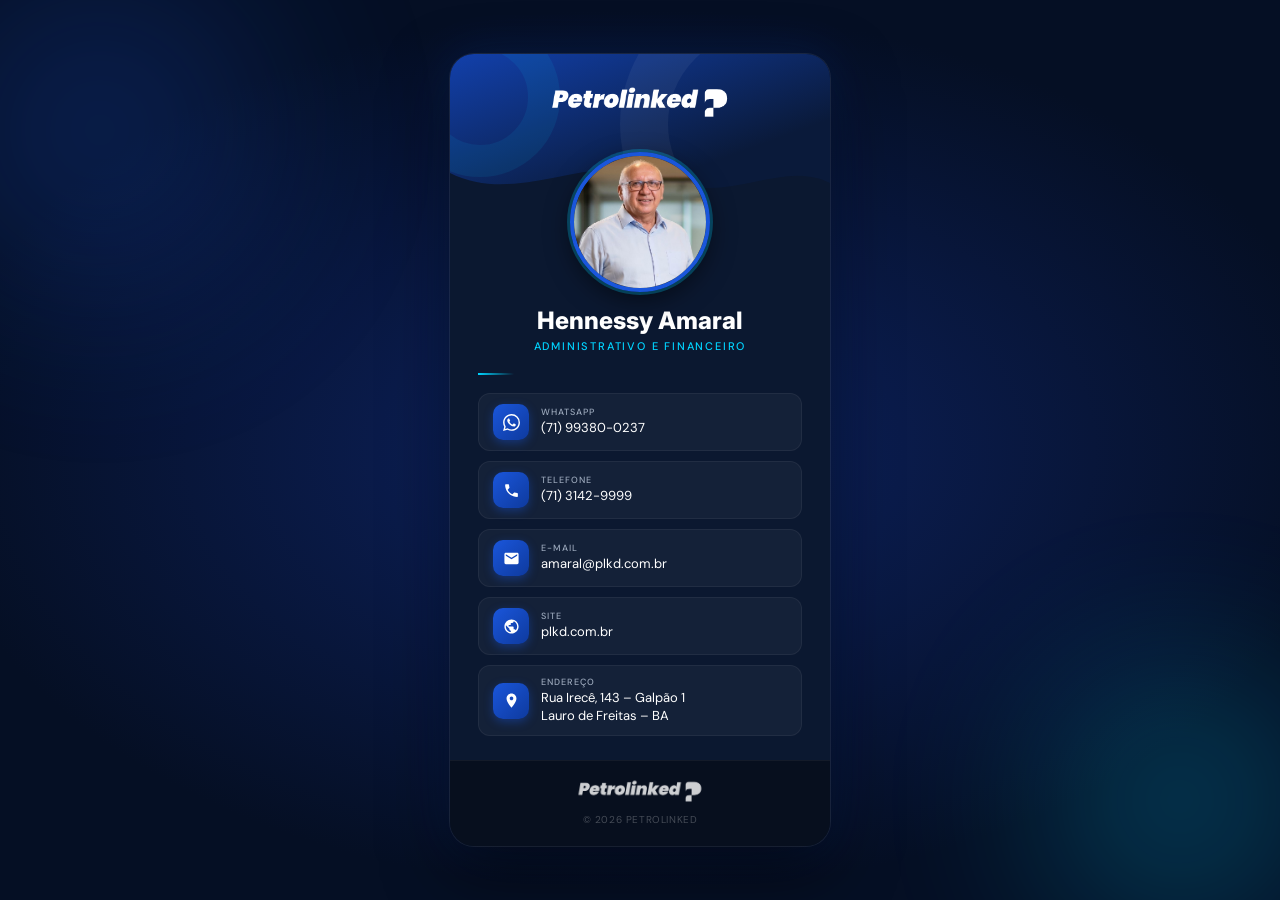
<file: Petrolinked-Amaral/index.html>
<!DOCTYPE html>

<html lang="pt-BR">

<head>
  <meta charset="utf-8" />
  <meta content="width=device-width, initial-scale=1.0" name="viewport" />
  <title>Petrolinked – Hennessy Amaral</title>
  <link
    href="https://fonts.googleapis.com/css2?family=Inter:wght@700;800&amp;family=DM+Sans:wght@300;400;500&amp;display=swap"
    rel="stylesheet" />
  <link rel="stylesheet" href="styles.css" />
</head>

<body>
  <div class="card">
    <div class="card-header">
      <img alt="Petrolinked" class="logo-img" src="images/image_1.webp" />
      <svg class="wave" preserveAspectRatio="none" viewBox="0 0 380 60">
        <path d="M0,25 C70,60 140,0 210,30 C280,60 330,10 380,35 L380,60 L0,60 Z" fill="#0b1830"></path>
      </svg>
    </div>
    <div class="card-body">
      <div class="avatar-wrap">
        <img alt="Hennessy Amaral" class="avatar-img" src="images/image_2.jpeg" />
      </div>
      <div class="person-name">Hennessy Amaral</div>
      <div class="person-role">Administrativo e Financeiro</div>
      <div class="divider"></div>
      <div class="contacts">
        <a class="contact-item" href="https://wa.me/5571993800237" rel="noopener" target="_blank">
          <div class="icon-wrap">
            <svg viewBox="0 0 24 24">
              <path
                d="M17.472 14.382c-.297-.149-1.758-.867-2.03-.967-.273-.099-.471-.148-.67.15-.197.297-.767.966-.94 1.164-.173.199-.347.223-.644.075-.297-.15-1.255-.463-2.39-1.475-.883-.788-1.48-1.761-1.653-2.059-.173-.297-.018-.458.13-.606.134-.133.298-.347.446-.52.149-.174.198-.298.298-.497.099-.198.05-.371-.025-.52-.075-.149-.669-1.612-.916-2.207-.242-.579-.487-.5-.669-.51-.173-.008-.371-.01-.57-.01-.198 0-.52.074-.792.372-.272.297-1.04 1.016-1.04 2.479 0 1.462 1.065 2.875 1.213 3.074.149.198 2.096 3.2 5.077 4.487.709.306 1.262.489 1.694.625.712.227 1.36.195 1.871.118.571-.085 1.758-.719 2.006-1.413.248-.694.248-1.289.173-1.413-.074-.124-.272-.198-.57-.347m-5.421 7.403h-.004a9.87 9.87 0 01-5.031-1.378l-.361-.214-3.741.982.998-3.648-.235-.374a9.86 9.86 0 01-1.51-5.26c.001-5.45 4.436-9.884 9.888-9.884 2.64 0 5.122 1.03 6.988 2.898a9.825 9.825 0 012.893 6.994c-.003 5.45-4.437 9.884-9.885 9.884m8.413-18.297A11.815 11.815 0 0012.05 0C5.495 0 .16 5.335.157 11.892c0 2.096.547 4.142 1.588 5.945L.057 24l6.305-1.654a11.882 11.882 0 005.683 1.448h.005c6.554 0 11.89-5.335 11.893-11.893a11.821 11.821 0 00-3.48-8.413Z">
              </path>
            </svg>
          </div>
          <div class="contact-info">
            <span class="contact-label">WhatsApp</span>
            <span class="contact-value">(71) 99380-0237</span>
          </div>
        </a>
        <a class="contact-item" href="tel:+557131429999">
          <div class="icon-wrap">
            <svg viewBox="0 0 24 24">
              <path
                d="M6.62 10.79c1.44 2.83 3.76 5.14 6.59 6.59l2.2-2.2c.27-.27.67-.36 1.02-.24 1.12.37 2.33.57 3.57.57.55 0 1 .45 1 1V20c0 .55-.45 1-1 1-9.39 0-17-7.61-17-17 0-.55.45-1 1-1h3.5c.55 0 1 .45 1 1 0 1.25.2 2.45.57 3.57.11.35.03.74-.25 1.02l-2.2 2.2z">
              </path>
            </svg>
          </div>
          <div class="contact-info">
            <span class="contact-label">Telefone</span>
            <span class="contact-value">(71) 3142-9999</span>
          </div>
        </a>
        <a class="contact-item" href="mailto:amaral@plkd.com.br">
          <div class="icon-wrap">
            <svg viewBox="0 0 24 24">
              <path
                d="M20 4H4c-1.1 0-2 .9-2 2v12c0 1.1.9 2 2 2h16c1.1 0 2-.9 2-2V6c0-1.1-.9-2-2-2zm0 4l-8 5-8-5V6l8 5 8-5v2z">
              </path>
            </svg>
          </div>
          <div class="contact-info">
            <span class="contact-label">E-mail</span>
            <span class="contact-value">amaral@plkd.com.br</span>
          </div>
        </a>
        <a class="contact-item" href="https://plkd.com.br" rel="noopener" target="_blank">
          <div class="icon-wrap">
            <svg viewBox="0 0 24 24">
              <path
                d="M12 2C6.48 2 2 6.48 2 12s4.48 10 10 10 10-4.48 10-10S17.52 2 12 2zm-1 17.93c-3.95-.49-7-3.85-7-7.93 0-.62.08-1.21.21-1.79L9 15v1c0 1.1.9 2 2 2v1.93zm6.9-2.54c-.26-.81-1-1.39-1.9-1.39h-1v-3c0-.55-.45-1-1-1H8v-2h2c.55 0 1-.45 1-1V7h2c1.1 0 2-.9 2-2v-.41c2.93 1.19 5 4.06 5 7.41 0 2.08-.8 3.97-2.1 5.39z">
              </path>
            </svg>
          </div>
          <div class="contact-info">
            <span class="contact-label">Site</span>
            <span class="contact-value">plkd.com.br</span>
          </div>
        </a>
        <div class="contact-item" style="cursor:default;">
          <div class="icon-wrap">
            <svg viewBox="0 0 24 24">
              <path
                d="M12 2C8.13 2 5 5.13 5 9c0 5.25 7 13 7 13s7-7.75 7-13c0-3.87-3.13-7-7-7zm0 9.5c-1.38 0-2.5-1.12-2.5-2.5s1.12-2.5 2.5-2.5 2.5 1.12 2.5 2.5-1.12 2.5-2.5 2.5z">
              </path>
            </svg>
          </div>
          <div class="contact-info">
            <span class="contact-label">Endereço</span>
            <span class="contact-value">Rua Irecê, 143 – Galpão 1<br />Lauro de Freitas – BA</span>
          </div>
        </div>
      </div>
    </div>
    <div class="card-footer">
      <img alt="Petrolinked" class="footer-logo" src="images/image_3.webp" />
      <div class="footer-badge">© 2026 Petrolinked</div>
    </div>
  </div>
</body>

</html>
</file>
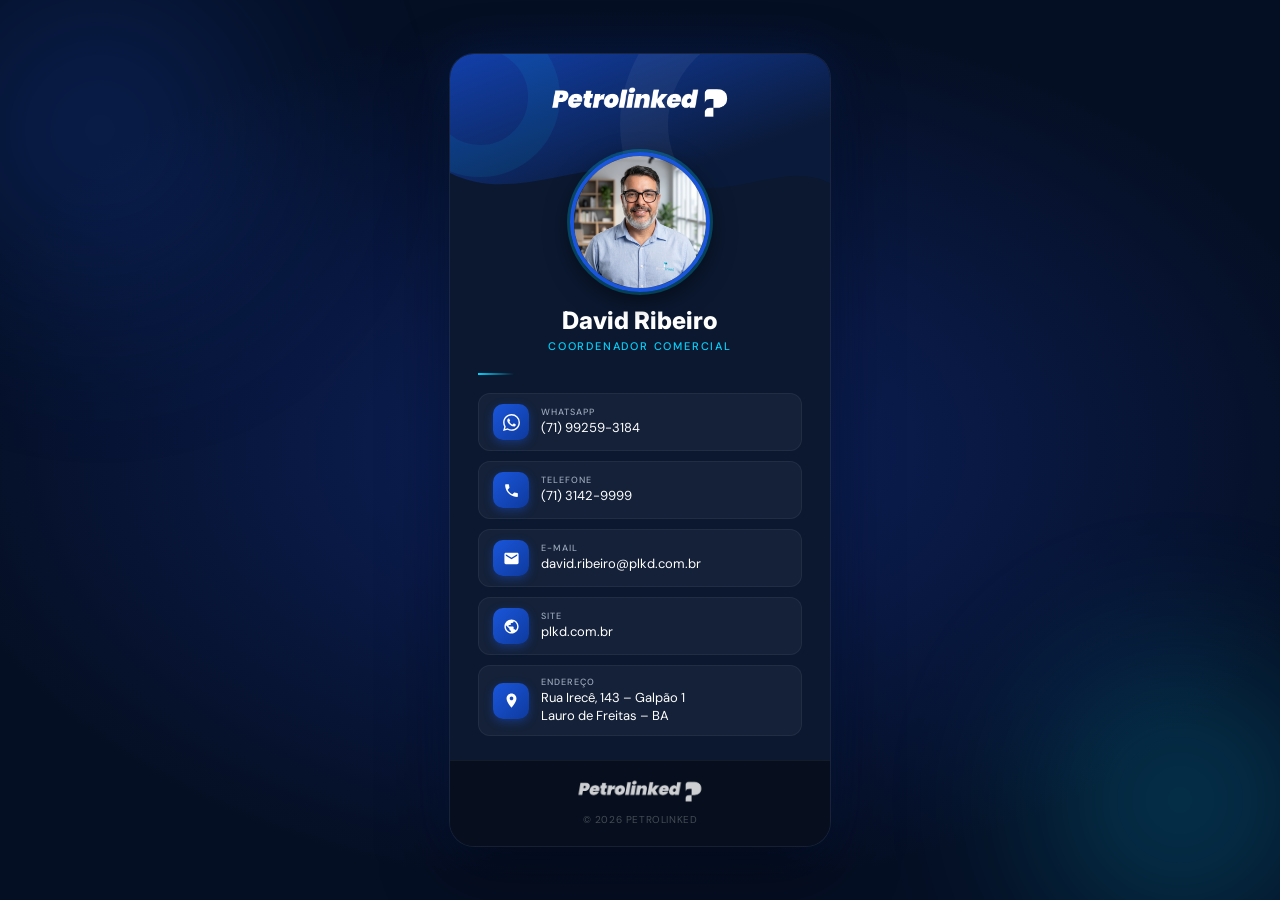
<file: Petrolinked-Davidribeiro/index.html>
<!DOCTYPE html>

<html lang="pt-BR">
<head>
<meta charset="utf-8"/>
<meta content="width=device-width, initial-scale=1.0" name="viewport"/>
<title>Petrolinked – David Ribeiro</title>
<link href="https://fonts.googleapis.com/css2?family=Inter:wght@700;800&amp;family=DM+Sans:wght@300;400;500&amp;display=swap" rel="stylesheet"/>
<link rel="stylesheet" href="styles.css" />
</head>
<body>
<div class="card">
<!-- HEADER -->
<div class="card-header">
<img alt="Petrolinked" class="logo-img" src="images/image_1.webp"/>
<svg class="wave" preserveAspectRatio="none" viewBox="0 0 380 60">
<path d="M0,25 C70,60 140,0 210,30 C280,60 330,10 380,35 L380,60 L0,60 Z" fill="#0b1830"></path>
</svg>
</div>
<!-- BODY -->
<div class="card-body">
<div class="avatar-wrap">
<img alt="David Ribeiro" class="avatar-img" src="images/image_2.jpeg"/>
</div>
<div class="person-name">David Ribeiro</div>
<div class="person-role">Coordenador Comercial</div>
<div class="divider"></div>
<div class="contacts">
<a class="contact-item" href="https://wa.me/5571992593184" rel="noopener" target="_blank">
<div class="icon-wrap">
<svg viewBox="0 0 24 24"><path d="M17.472 14.382c-.297-.149-1.758-.867-2.03-.967-.273-.099-.471-.148-.67.15-.197.297-.767.966-.94 1.164-.173.199-.347.223-.644.075-.297-.15-1.255-.463-2.39-1.475-.883-.788-1.48-1.761-1.653-2.059-.173-.297-.018-.458.13-.606.134-.133.298-.347.446-.52.149-.174.198-.298.298-.497.099-.198.05-.371-.025-.52-.075-.149-.669-1.612-.916-2.207-.242-.579-.487-.5-.669-.51-.173-.008-.371-.01-.57-.01-.198 0-.52.074-.792.372-.272.297-1.04 1.016-1.04 2.479 0 1.462 1.065 2.875 1.213 3.074.149.198 2.096 3.2 5.077 4.487.709.306 1.262.489 1.694.625.712.227 1.36.195 1.871.118.571-.085 1.758-.719 2.006-1.413.248-.694.248-1.289.173-1.413-.074-.124-.272-.198-.57-.347m-5.421 7.403h-.004a9.87 9.87 0 01-5.031-1.378l-.361-.214-3.741.982.998-3.648-.235-.374a9.86 9.86 0 01-1.51-5.26c.001-5.45 4.436-9.884 9.888-9.884 2.64 0 5.122 1.03 6.988 2.898a9.825 9.825 0 012.893 6.994c-.003 5.45-4.437 9.884-9.885 9.884m8.413-18.297A11.815 11.815 0 0012.05 0C5.495 0 .16 5.335.157 11.892c0 2.096.547 4.142 1.588 5.945L.057 24l6.305-1.654a11.882 11.882 0 005.683 1.448h.005c6.554 0 11.89-5.335 11.893-11.893a11.821 11.821 0 00-3.48-8.413Z"></path></svg>
</div>
<div class="contact-info">
<span class="contact-label">WhatsApp</span>
<span class="contact-value">(71) 99259-3184</span>
</div>
</a>
<a class="contact-item" href="tel:+557131429999">
<div class="icon-wrap">
<svg viewBox="0 0 24 24"><path d="M6.62 10.79c1.44 2.83 3.76 5.14 6.59 6.59l2.2-2.2c.27-.27.67-.36 1.02-.24 1.12.37 2.33.57 3.57.57.55 0 1 .45 1 1V20c0 .55-.45 1-1 1-9.39 0-17-7.61-17-17 0-.55.45-1 1-1h3.5c.55 0 1 .45 1 1 0 1.25.2 2.45.57 3.57.11.35.03.74-.25 1.02l-2.2 2.2z"></path></svg>
</div>
<div class="contact-info">
<span class="contact-label">Telefone</span>
<span class="contact-value">(71) 3142-9999</span>
</div>
</a>
<a class="contact-item" href="mailto:david.ribeiro@plkd.com.br">
<div class="icon-wrap">
<svg viewBox="0 0 24 24"><path d="M20 4H4c-1.1 0-2 .9-2 2v12c0 1.1.9 2 2 2h16c1.1 0 2-.9 2-2V6c0-1.1-.9-2-2-2zm0 4l-8 5-8-5V6l8 5 8-5v2z"></path></svg>
</div>
<div class="contact-info">
<span class="contact-label">E-mail</span>
<span class="contact-value">david.ribeiro@plkd.com.br</span>
</div>
</a>
<a class="contact-item" href="https://plkd.com.br" rel="noopener" target="_blank">
<div class="icon-wrap">
<svg viewBox="0 0 24 24"><path d="M12 2C6.48 2 2 6.48 2 12s4.48 10 10 10 10-4.48 10-10S17.52 2 12 2zm-1 17.93c-3.95-.49-7-3.85-7-7.93 0-.62.08-1.21.21-1.79L9 15v1c0 1.1.9 2 2 2v1.93zm6.9-2.54c-.26-.81-1-1.39-1.9-1.39h-1v-3c0-.55-.45-1-1-1H8v-2h2c.55 0 1-.45 1-1V7h2c1.1 0 2-.9 2-2v-.41c2.93 1.19 5 4.06 5 7.41 0 2.08-.8 3.97-2.1 5.39z"></path></svg>
</div>
<div class="contact-info">
<span class="contact-label">Site</span>
<span class="contact-value">plkd.com.br</span>
</div>
</a>
<div class="contact-item" style="cursor:default;">
<div class="icon-wrap">
<svg viewBox="0 0 24 24"><path d="M12 2C8.13 2 5 5.13 5 9c0 5.25 7 13 7 13s7-7.75 7-13c0-3.87-3.13-7-7-7zm0 9.5c-1.38 0-2.5-1.12-2.5-2.5s1.12-2.5 2.5-2.5 2.5 1.12 2.5 2.5-1.12 2.5-2.5 2.5z"></path></svg>
</div>
<div class="contact-info">
<span class="contact-label">Endereço</span>
<span class="contact-value">Rua Irecê, 143 – Galpão 1<br/>Lauro de Freitas – BA</span>
</div>
</div>
</div>
</div>
<!-- FOOTER -->
<div class="card-footer">
<img alt="Petrolinked" class="footer-logo" src="images/image_3.webp"/>
<div class="footer-badge">© 2026 Petrolinked</div>
</div>
</div>
</body>
</html>
</file>
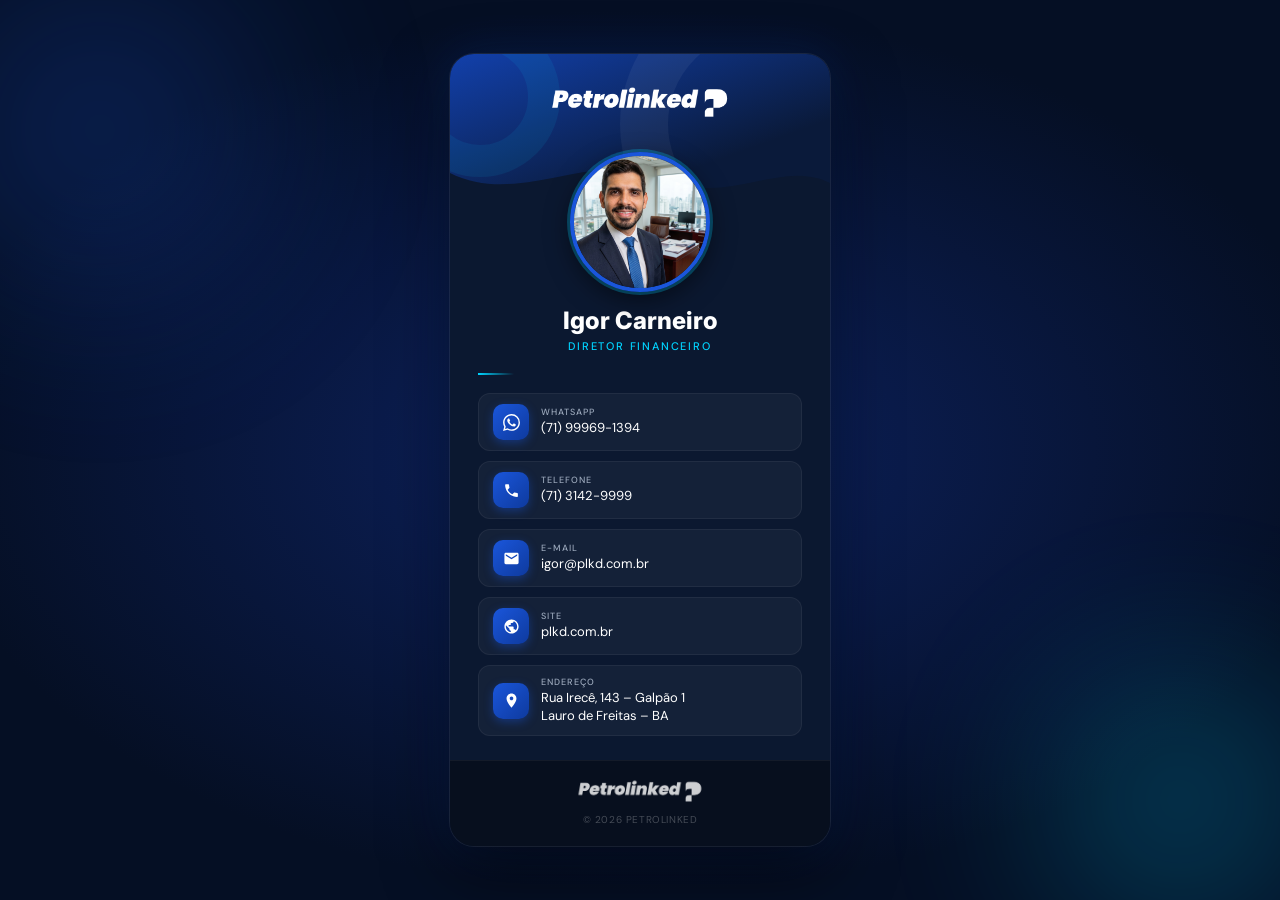
<file: petrolinked-Igor/index.html>
<!DOCTYPE html>

<html lang="pt-BR">

<head>
  <meta charset="utf-8" />
  <meta content="width=device-width, initial-scale=1.0" name="viewport" />
  <title>Petrolinked – Igor Carneiro</title>
  <link
    href="https://fonts.googleapis.com/css2?family=Inter:wght@700;800&amp;family=DM+Sans:wght@300;400;500&amp;display=swap"
    rel="stylesheet" />
  <link rel="stylesheet" href="styles.css" />
</head>

<body>
  <div class="card">
    <div class="card-header">
      <img alt="Petrolinked" class="logo-img" src="images/image_1.webp" />
      <svg class="wave" preserveAspectRatio="none" viewBox="0 0 380 60">
        <path d="M0,25 C70,60 140,0 210,30 C280,60 330,10 380,35 L380,60 L0,60 Z" fill="#0b1830"></path>
      </svg>
    </div>
    <div class="card-body">
      <div class="avatar-wrap">
        <img alt="Igor Carneiro" class="avatar-img" src="images/image_2.jpeg" />
      </div>
      <div class="person-name">Igor Carneiro</div>
      <div class="person-role">Diretor Financeiro</div>
      <div class="divider"></div>
      <div class="contacts">
        <a class="contact-item" href="https://wa.me/5571999691394" rel="noopener" target="_blank">
          <div class="icon-wrap">
            <svg viewBox="0 0 24 24">
              <path
                d="M17.472 14.382c-.297-.149-1.758-.867-2.03-.967-.273-.099-.471-.148-.67.15-.197.297-.767.966-.94 1.164-.173.199-.347.223-.644.075-.297-.15-1.255-.463-2.39-1.475-.883-.788-1.48-1.761-1.653-2.059-.173-.297-.018-.458.13-.606.134-.133.298-.347.446-.52.149-.174.198-.298.298-.497.099-.198.05-.371-.025-.52-.075-.149-.669-1.612-.916-2.207-.242-.579-.487-.5-.669-.51-.173-.008-.371-.01-.57-.01-.198 0-.52.074-.792.372-.272.297-1.04 1.016-1.04 2.479 0 1.462 1.065 2.875 1.213 3.074.149.198 2.096 3.2 5.077 4.487.709.306 1.262.489 1.694.625.712.227 1.36.195 1.871.118.571-.085 1.758-.719 2.006-1.413.248-.694.248-1.289.173-1.413-.074-.124-.272-.198-.57-.347m-5.421 7.403h-.004a9.87 9.87 0 01-5.031-1.378l-.361-.214-3.741.982.998-3.648-.235-.374a9.86 9.86 0 01-1.51-5.26c.001-5.45 4.436-9.884 9.888-9.884 2.64 0 5.122 1.03 6.988 2.898a9.825 9.825 0 012.893 6.994c-.003 5.45-4.437 9.884-9.885 9.884m8.413-18.297A11.815 11.815 0 0012.05 0C5.495 0 .16 5.335.157 11.892c0 2.096.547 4.142 1.588 5.945L.057 24l6.305-1.654a11.882 11.882 0 005.683 1.448h.005c6.554 0 11.89-5.335 11.893-11.893a11.821 11.821 0 00-3.48-8.413Z">
              </path>
            </svg>
          </div>
          <div class="contact-info">
            <span class="contact-label">WhatsApp</span>
            <span class="contact-value">(71) 99969-1394</span>
          </div>
        </a>
        <a class="contact-item" href="tel:+557131429999">
          <div class="icon-wrap">
            <svg viewBox="0 0 24 24">
              <path
                d="M6.62 10.79c1.44 2.83 3.76 5.14 6.59 6.59l2.2-2.2c.27-.27.67-.36 1.02-.24 1.12.37 2.33.57 3.57.57.55 0 1 .45 1 1V20c0 .55-.45 1-1 1-9.39 0-17-7.61-17-17 0-.55.45-1 1-1h3.5c.55 0 1 .45 1 1 0 1.25.2 2.45.57 3.57.11.35.03.74-.25 1.02l-2.2 2.2z">
              </path>
            </svg>
          </div>
          <div class="contact-info">
            <span class="contact-label">Telefone</span>
            <span class="contact-value">(71) 3142-9999</span>
          </div>
        </a>
        <a class="contact-item" href="mailto:igor@plkd.com.br">
          <div class="icon-wrap">
            <svg viewBox="0 0 24 24">
              <path
                d="M20 4H4c-1.1 0-2 .9-2 2v12c0 1.1.9 2 2 2h16c1.1 0 2-.9 2-2V6c0-1.1-.9-2-2-2zm0 4l-8 5-8-5V6l8 5 8-5v2z">
              </path>
            </svg>
          </div>
          <div class="contact-info">
            <span class="contact-label">E-mail</span>
            <span class="contact-value">igor@plkd.com.br</span>
          </div>
        </a>
        <a class="contact-item" href="https://plkd.com.br" rel="noopener" target="_blank">
          <div class="icon-wrap">
            <svg viewBox="0 0 24 24">
              <path
                d="M12 2C6.48 2 2 6.48 2 12s4.48 10 10 10 10-4.48 10-10S17.52 2 12 2zm-1 17.93c-3.95-.49-7-3.85-7-7.93 0-.62.08-1.21.21-1.79L9 15v1c0 1.1.9 2 2 2v1.93zm6.9-2.54c-.26-.81-1-1.39-1.9-1.39h-1v-3c0-.55-.45-1-1-1H8v-2h2c.55 0 1-.45 1-1V7h2c1.1 0 2-.9 2-2v-.41c2.93 1.19 5 4.06 5 7.41 0 2.08-.8 3.97-2.1 5.39z">
              </path>
            </svg>
          </div>
          <div class="contact-info">
            <span class="contact-label">Site</span>
            <span class="contact-value">plkd.com.br</span>
          </div>
        </a>
        <div class="contact-item" style="cursor:default;">
          <div class="icon-wrap">
            <svg viewBox="0 0 24 24">
              <path
                d="M12 2C8.13 2 5 5.13 5 9c0 5.25 7 13 7 13s7-7.75 7-13c0-3.87-3.13-7-7-7zm0 9.5c-1.38 0-2.5-1.12-2.5-2.5s1.12-2.5 2.5-2.5 2.5 1.12 2.5 2.5-1.12 2.5-2.5 2.5z">
              </path>
            </svg>
          </div>
          <div class="contact-info">
            <span class="contact-label">Endereço</span>
            <span class="contact-value">Rua Irecê, 143 – Galpão 1<br />Lauro de Freitas – BA</span>
          </div>
        </div>
      </div>
    </div>
    <div class="card-footer">
      <img alt="Petrolinked" class="footer-logo" src="images/image_3.webp" />
      <div class="footer-badge">© 2026 Petrolinked</div>
    </div>
  </div>
</body>

</html>
</file>
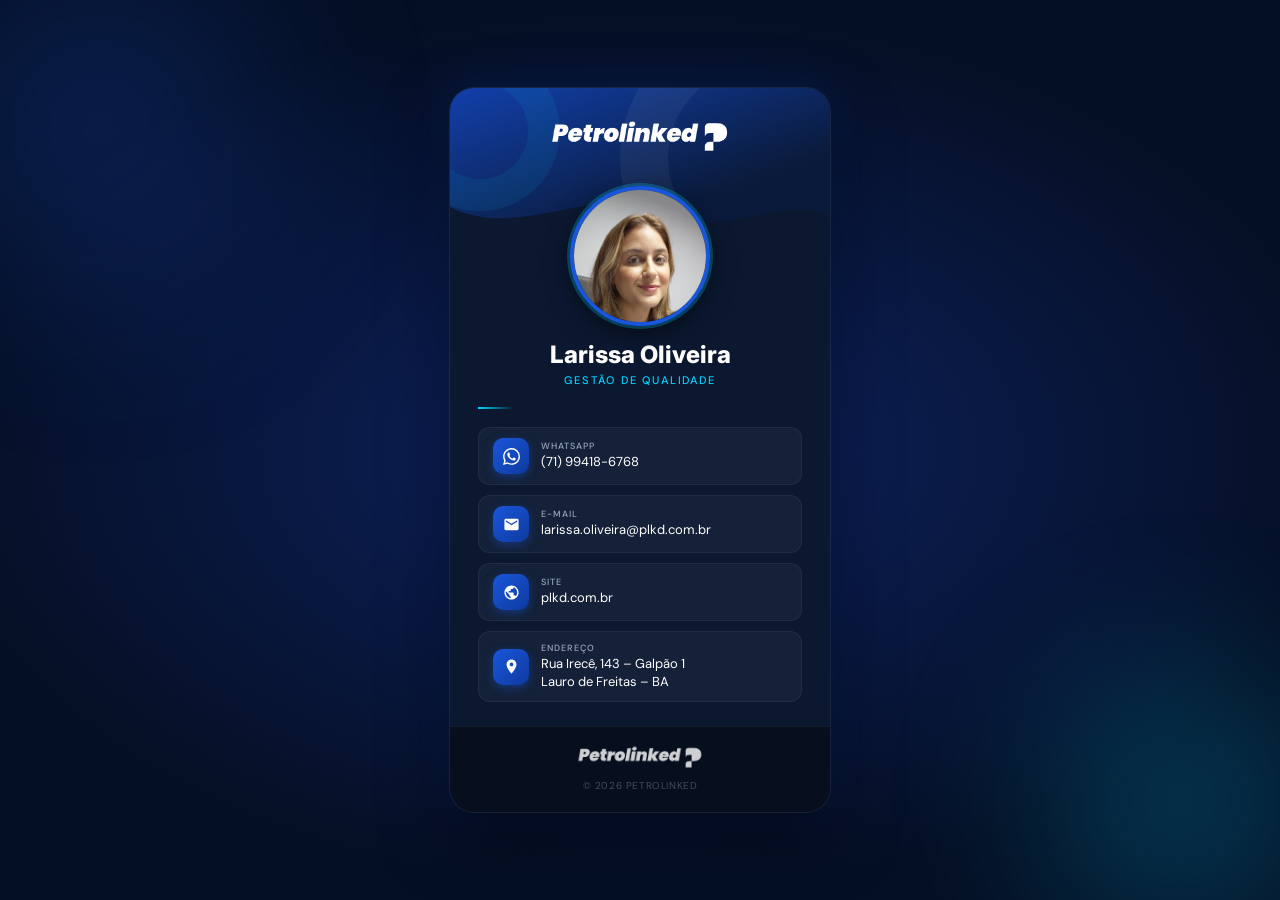
<file: petrolinked-Larissa/index.html>
<!DOCTYPE html>

<html lang="pt-BR">
<head>
<meta charset="utf-8"/>
<meta content="width=device-width, initial-scale=1.0" name="viewport"/>
<title>Petrolinked – Larissa Oliveira</title>
<link href="https://fonts.googleapis.com/css2?family=Inter:wght@700;800&amp;family=DM+Sans:wght@300;400;500&amp;display=swap" rel="stylesheet"/>
<link rel="stylesheet" href="styles.css" />
</head>
<body>
<div class="card">
<!-- HEADER -->
<div class="card-header">
<img alt="Petrolinked" class="logo-img" src="images/image_1.webp"/>
<svg class="wave" preserveAspectRatio="none" viewBox="0 0 380 60">
<path d="M0,25 C70,60 140,0 210,30 C280,60 330,10 380,35 L380,60 L0,60 Z" fill="#0b1830"></path>
</svg>
</div>
<!-- BODY -->
<div class="card-body">
<div class="avatar-wrap">
<img alt="Larissa Oliveira" class="avatar-img" src="images/image_2.jpeg"/>
</div>
<div class="person-name">Larissa Oliveira</div>
<div class="person-role">Gestão de Qualidade</div>
<div class="divider"></div>
<div class="contacts">
<a class="contact-item" href="https://wa.me/5571994186768" rel="noopener" target="_blank">
<div class="icon-wrap">
<svg viewBox="0 0 24 24"><path d="M17.472 14.382c-.297-.149-1.758-.867-2.03-.967-.273-.099-.471-.148-.67.15-.197.297-.767.966-.94 1.164-.173.199-.347.223-.644.075-.297-.15-1.255-.463-2.39-1.475-.883-.788-1.48-1.761-1.653-2.059-.173-.297-.018-.458.13-.606.134-.133.298-.347.446-.52.149-.174.198-.298.298-.497.099-.198.05-.371-.025-.52-.075-.149-.669-1.612-.916-2.207-.242-.579-.487-.5-.669-.51-.173-.008-.371-.01-.57-.01-.198 0-.52.074-.792.372-.272.297-1.04 1.016-1.04 2.479 0 1.462 1.065 2.875 1.213 3.074.149.198 2.096 3.2 5.077 4.487.709.306 1.262.489 1.694.625.712.227 1.36.195 1.871.118.571-.085 1.758-.719 2.006-1.413.248-.694.248-1.289.173-1.413-.074-.124-.272-.198-.57-.347m-5.421 7.403h-.004a9.87 9.87 0 01-5.031-1.378l-.361-.214-3.741.982.998-3.648-.235-.374a9.86 9.86 0 01-1.51-5.26c.001-5.45 4.436-9.884 9.888-9.884 2.64 0 5.122 1.03 6.988 2.898a9.825 9.825 0 012.893 6.994c-.003 5.45-4.437 9.884-9.885 9.884m8.413-18.297A11.815 11.815 0 0012.05 0C5.495 0 .16 5.335.157 11.892c0 2.096.547 4.142 1.588 5.945L.057 24l6.305-1.654a11.882 11.882 0 005.683 1.448h.005c6.554 0 11.89-5.335 11.893-11.893a11.821 11.821 0 00-3.48-8.413Z"></path></svg>
</div>
<div class="contact-info">
<span class="contact-label">WhatsApp</span>
<span class="contact-value">(71) 99418-6768</span>
</div>
</a>
<a class="contact-item" href="mailto:larissa.oliveira@plkd.com.br">
<div class="icon-wrap">
<svg viewBox="0 0 24 24"><path d="M20 4H4c-1.1 0-2 .9-2 2v12c0 1.1.9 2 2 2h16c1.1 0 2-.9 2-2V6c0-1.1-.9-2-2-2zm0 4l-8 5-8-5V6l8 5 8-5v2z"></path></svg>
</div>
<div class="contact-info">
<span class="contact-label">E-mail</span>
<span class="contact-value">larissa.oliveira@plkd.com.br</span>
</div>
</a>
<a class="contact-item" href="https://plkd.com.br" rel="noopener" target="_blank">
<div class="icon-wrap">
<svg viewBox="0 0 24 24"><path d="M12 2C6.48 2 2 6.48 2 12s4.48 10 10 10 10-4.48 10-10S17.52 2 12 2zm-1 17.93c-3.95-.49-7-3.85-7-7.93 0-.62.08-1.21.21-1.79L9 15v1c0 1.1.9 2 2 2v1.93zm6.9-2.54c-.26-.81-1-1.39-1.9-1.39h-1v-3c0-.55-.45-1-1-1H8v-2h2c.55 0 1-.45 1-1V7h2c1.1 0 2-.9 2-2v-.41c2.93 1.19 5 4.06 5 7.41 0 2.08-.8 3.97-2.1 5.39z"></path></svg>
</div>
<div class="contact-info">
<span class="contact-label">Site</span>
<span class="contact-value">plkd.com.br</span>
</div>
</a>
<div class="contact-item" style="cursor:default;">
<div class="icon-wrap">
<svg viewBox="0 0 24 24"><path d="M12 2C8.13 2 5 5.13 5 9c0 5.25 7 13 7 13s7-7.75 7-13c0-3.87-3.13-7-7-7zm0 9.5c-1.38 0-2.5-1.12-2.5-2.5s1.12-2.5 2.5-2.5 2.5 1.12 2.5 2.5-1.12 2.5-2.5 2.5z"></path></svg>
</div>
<div class="contact-info">
<span class="contact-label">Endereço</span>
<span class="contact-value">Rua Irecê, 143 – Galpão 1<br/>Lauro de Freitas – BA</span>
</div>
</div>
</div>
</div>
<!-- FOOTER -->
<div class="card-footer">
<img alt="Petrolinked" class="footer-logo" src="images/image_3.webp"/>
<div class="footer-badge">© 2026 Petrolinked</div>
</div>
</div>
</body>
</html>
</file>
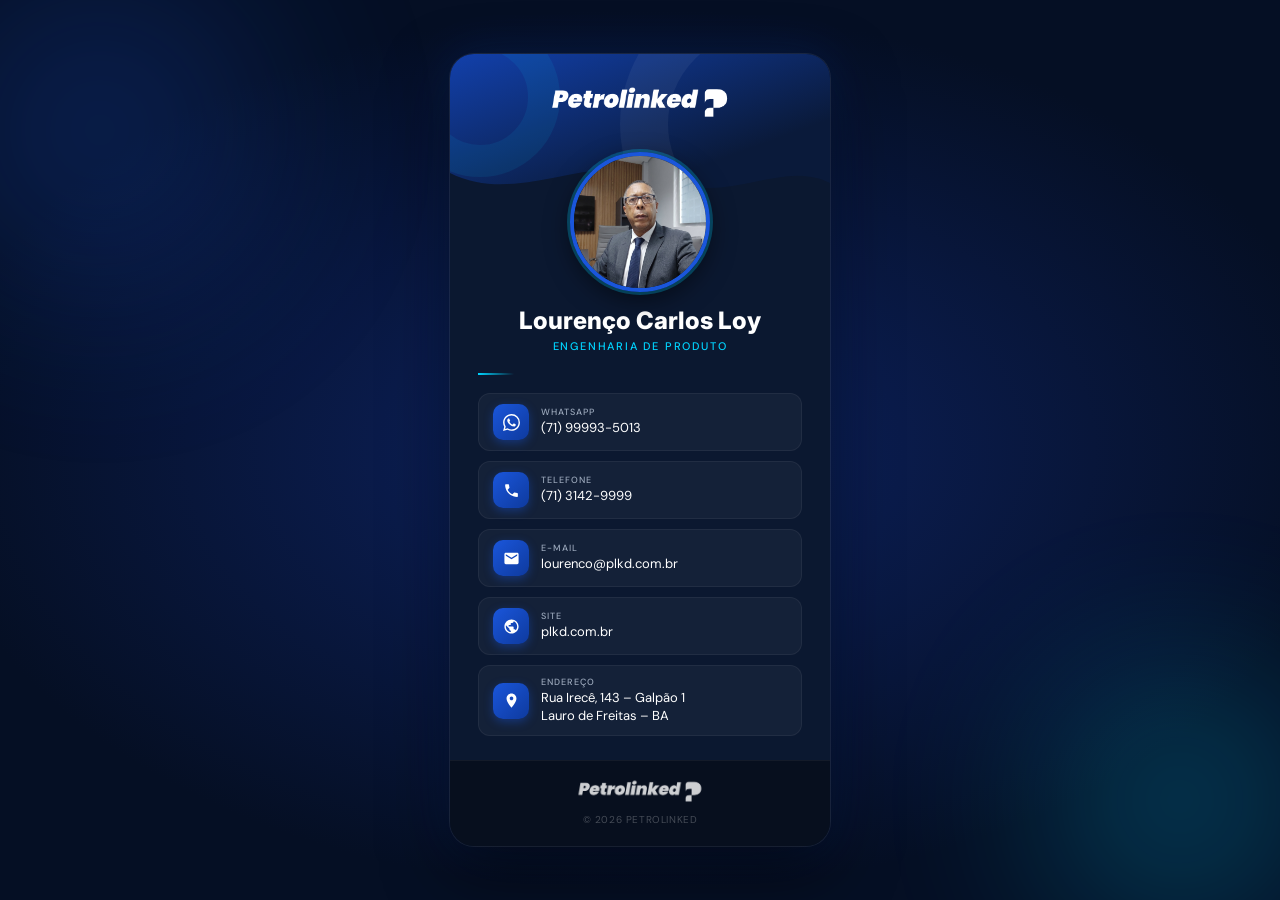
<file: Petrolinked-Lourencoloy/index.html>
<!DOCTYPE html>

<html lang="pt-BR">

<head>
  <meta charset="utf-8" />
  <meta content="width=device-width, initial-scale=1.0" name="viewport" />
  <title>Petrolinked – Lourenço Carlos</title>
  <link
    href="https://fonts.googleapis.com/css2?family=Syne:wght@700;800&amp;family=DM+Sans:wght@300;400;500&amp;family=Inter:wght@700;800&amp;display=swap"
    rel="stylesheet" />
  <link rel="stylesheet" href="styles.css" />
</head>

<body>
  <div class="card">
    <!-- HEADER -->
    <div class="card-header">
      <img alt="Petrolinked" class="logo-img" src="images/image_1.webp" />
      <svg class="wave" preserveAspectRatio="none" viewBox="0 0 380 60">
        <path d="M0,25 C70,60 140,0 210,30 C280,60 330,10 380,35 L380,60 L0,60 Z" fill="#0b1830"></path>
      </svg>
    </div>
    <!-- BODY -->
    <div class="card-body">
      <div class="avatar-wrap">
        <img alt="Lourenço Carlos Loy" class="avatar-img" src="images/image_2.jpeg" />
      </div>
      <div class="person-name">Lourenço Carlos Loy</div>
      <div class="person-role">Engenharia de Produto</div>
      <div class="divider"></div>
      <div class="contacts">
        <a class="contact-item" href="https://wa.me/5571999935013" rel="noopener" target="_blank">
          <div class="icon-wrap">
            <svg viewBox="0 0 24 24">
              <path
                d="M17.472 14.382c-.297-.149-1.758-.867-2.03-.967-.273-.099-.471-.148-.67.15-.197.297-.767.966-.94 1.164-.173.199-.347.223-.644.075-.297-.15-1.255-.463-2.39-1.475-.883-.788-1.48-1.761-1.653-2.059-.173-.297-.018-.458.13-.606.134-.133.298-.347.446-.52.149-.174.198-.298.298-.497.099-.198.05-.371-.025-.52-.075-.149-.669-1.612-.916-2.207-.242-.579-.487-.5-.669-.51-.173-.008-.371-.01-.57-.01-.198 0-.52.074-.792.372-.272.297-1.04 1.016-1.04 2.479 0 1.462 1.065 2.875 1.213 3.074.149.198 2.096 3.2 5.077 4.487.709.306 1.262.489 1.694.625.712.227 1.36.195 1.871.118.571-.085 1.758-.719 2.006-1.413.248-.694.248-1.289.173-1.413-.074-.124-.272-.198-.57-.347m-5.421 7.403h-.004a9.87 9.87 0 01-5.031-1.378l-.361-.214-3.741.982.998-3.648-.235-.374a9.86 9.86 0 01-1.51-5.26c.001-5.45 4.436-9.884 9.888-9.884 2.64 0 5.122 1.03 6.988 2.898a9.825 9.825 0 012.893 6.994c-.003 5.45-4.437 9.884-9.885 9.884m8.413-18.297A11.815 11.815 0 0012.05 0C5.495 0 .16 5.335.157 11.892c0 2.096.547 4.142 1.588 5.945L.057 24l6.305-1.654a11.882 11.882 0 005.683 1.448h.005c6.554 0 11.89-5.335 11.893-11.893a11.821 11.821 0 00-3.48-8.413Z">
              </path>
            </svg>
          </div>
          <div class="contact-info">
            <span class="contact-label">WhatsApp</span>
            <span class="contact-value">(71) 99993-5013</span>
          </div>
        </a>
        <a class="contact-item" href="tel:+557131429999">
          <div class="icon-wrap">
            <svg viewBox="0 0 24 24">
              <path
                d="M6.62 10.79c1.44 2.83 3.76 5.14 6.59 6.59l2.2-2.2c.27-.27.67-.36 1.02-.24 1.12.37 2.33.57 3.57.57.55 0 1 .45 1 1V20c0 .55-.45 1-1 1-9.39 0-17-7.61-17-17 0-.55.45-1 1-1h3.5c.55 0 1 .45 1 1 0 1.25.2 2.45.57 3.57.11.35.03.74-.25 1.02l-2.2 2.2z">
              </path>
            </svg>
          </div>
          <div class="contact-info">
            <span class="contact-label">Telefone</span>
            <span class="contact-value">(71) 3142-9999</span>
          </div>
        </a>
        <a class="contact-item" href="mailto:lourenco@plkd.com.br">
          <div class="icon-wrap">
            <svg viewBox="0 0 24 24">
              <path
                d="M20 4H4c-1.1 0-2 .9-2 2v12c0 1.1.9 2 2 2h16c1.1 0 2-.9 2-2V6c0-1.1-.9-2-2-2zm0 4l-8 5-8-5V6l8 5 8-5v2z">
              </path>
            </svg>
          </div>
          <div class="contact-info">
            <span class="contact-label">E-mail</span>
            <span class="contact-value">lourenco@plkd.com.br</span>
          </div>
        </a>
        <a class="contact-item" href="https://plkd.com.br" rel="noopener" target="_blank">
          <div class="icon-wrap">
            <svg viewBox="0 0 24 24">
              <path
                d="M12 2C6.48 2 2 6.48 2 12s4.48 10 10 10 10-4.48 10-10S17.52 2 12 2zm-1 17.93c-3.95-.49-7-3.85-7-7.93 0-.62.08-1.21.21-1.79L9 15v1c0 1.1.9 2 2 2v1.93zm6.9-2.54c-.26-.81-1-1.39-1.9-1.39h-1v-3c0-.55-.45-1-1-1H8v-2h2c.55 0 1-.45 1-1V7h2c1.1 0 2-.9 2-2v-.41c2.93 1.19 5 4.06 5 7.41 0 2.08-.8 3.97-2.1 5.39z">
              </path>
            </svg>
          </div>
          <div class="contact-info">
            <span class="contact-label">Site</span>
            <span class="contact-value">plkd.com.br</span>
          </div>
        </a>
        <div class="contact-item" style="cursor:default;">
          <div class="icon-wrap">
            <svg viewBox="0 0 24 24">
              <path
                d="M12 2C8.13 2 5 5.13 5 9c0 5.25 7 13 7 13s7-7.75 7-13c0-3.87-3.13-7-7-7zm0 9.5c-1.38 0-2.5-1.12-2.5-2.5s1.12-2.5 2.5-2.5 2.5 1.12 2.5 2.5-1.12 2.5-2.5 2.5z">
              </path>
            </svg>
          </div>
          <div class="contact-info">
            <span class="contact-label">Endereço</span>
            <span class="contact-value">Rua Irecê, 143 – Galpão 1<br />Lauro de Freitas – BA</span>
          </div>
        </div>
      </div>
    </div>
    <!-- FOOTER -->
    <div class="card-footer">
      <img alt="Petrolinked" class="footer-logo" src="images/image_3.webp" />
      <div class="footer-badge">© 2026 Petrolinked</div>
    </div>
  </div>
</body>

</html>
</file>
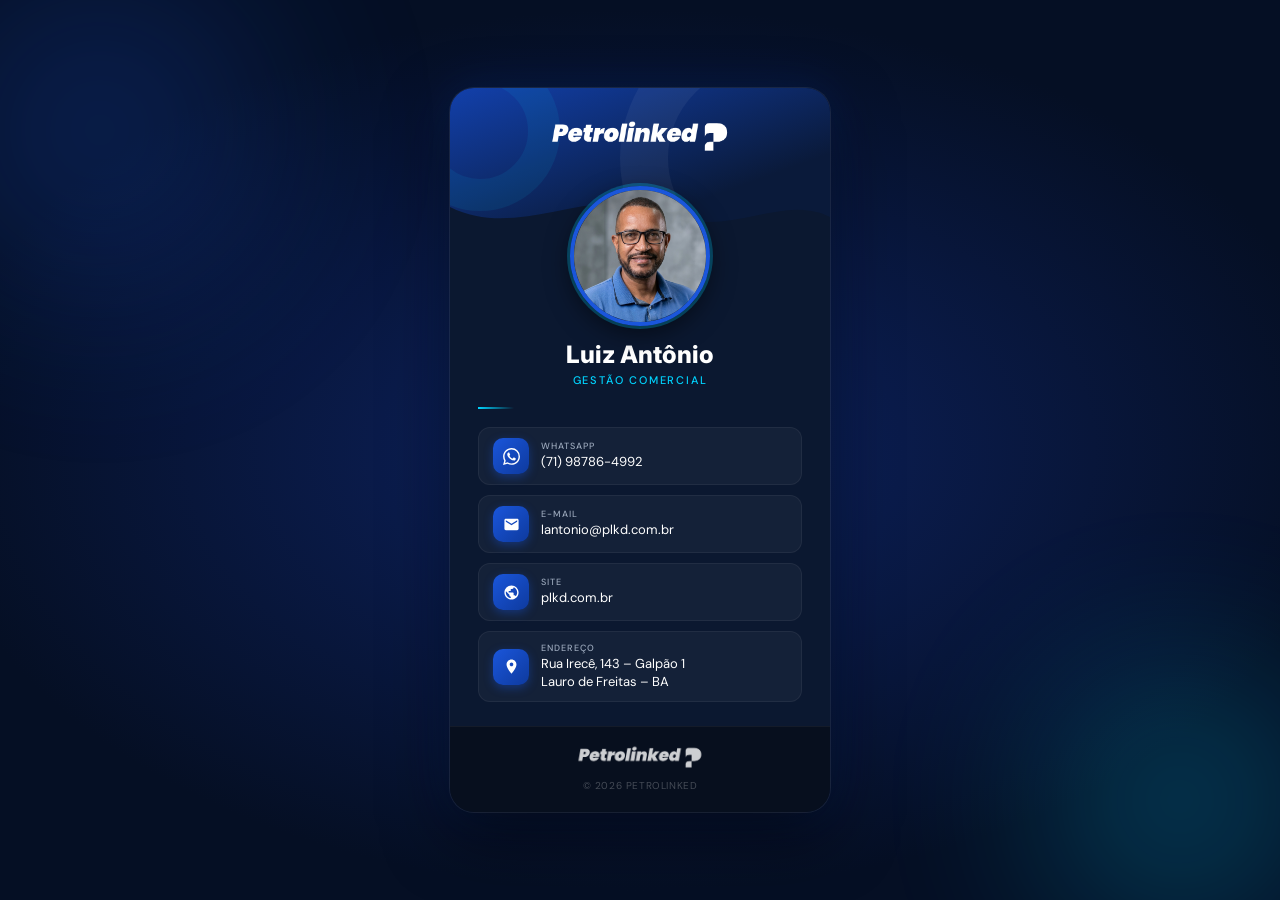
<file: petrolinked-Luiz/index.html>
<!DOCTYPE html>

<html lang="pt-BR">

<head>
  <meta charset="utf-8" />
  <meta content="width=device-width, initial-scale=1.0" name="viewport" />
  <title>Petrolinked – Luiz Antônio</title>
  <link
    href="https://fonts.googleapis.com/css2?family=Inter:wght@700;800&amp;family=DM+Sans:wght@300;400;500&amp;display=swap"
    rel="stylesheet" />
  <link rel="stylesheet" href="styles.css" />
</head>

<body>
  <div class="card">
    <div class="card-header">
      <img alt="Petrolinked" class="logo-img" src="images/image_1.webp" />
      <svg class="wave" preserveAspectRatio="none" viewBox="0 0 380 60">
        <path d="M0,25 C70,60 140,0 210,30 C280,60 330,10 380,35 L380,60 L0,60 Z" fill="#0b1830"></path>
      </svg>
    </div>
    <div class="card-body">
      <div class="avatar-wrap">
        <img alt="Luiz Antônio" class="avatar-img" src="images/image_2.jpeg" />
      </div>
      <div class="person-name">Luiz Antônio</div>
      <div class="person-role">Gestão Comercial</div>
      <div class="divider"></div>
      <div class="contacts">
        <a class="contact-item" href="https://wa.me/5571987864992" rel="noopener" target="_blank">
          <div class="icon-wrap">
            <svg viewBox="0 0 24 24">
              <path
                d="M17.472 14.382c-.297-.149-1.758-.867-2.03-.967-.273-.099-.471-.148-.67.15-.197.297-.767.966-.94 1.164-.173.199-.347.223-.644.075-.297-.15-1.255-.463-2.39-1.475-.883-.788-1.48-1.761-1.653-2.059-.173-.297-.018-.458.13-.606.134-.133.298-.347.446-.52.149-.174.198-.298.298-.497.099-.198.05-.371-.025-.52-.075-.149-.669-1.612-.916-2.207-.242-.579-.487-.5-.669-.51-.173-.008-.371-.01-.57-.01-.198 0-.52.074-.792.372-.272.297-1.04 1.016-1.04 2.479 0 1.462 1.065 2.875 1.213 3.074.149.198 2.096 3.2 5.077 4.487.709.306 1.262.489 1.694.625.712.227 1.36.195 1.871.118.571-.085 1.758-.719 2.006-1.413.248-.694.248-1.289.173-1.413-.074-.124-.272-.198-.57-.347m-5.421 7.403h-.004a9.87 9.87 0 01-5.031-1.378l-.361-.214-3.741.982.998-3.648-.235-.374a9.86 9.86 0 01-1.51-5.26c.001-5.45 4.436-9.884 9.888-9.884 2.64 0 5.122 1.03 6.988 2.898a9.825 9.825 0 012.893 6.994c-.003 5.45-4.437 9.884-9.885 9.884m8.413-18.297A11.815 11.815 0 0012.05 0C5.495 0 .16 5.335.157 11.892c0 2.096.547 4.142 1.588 5.945L.057 24l6.305-1.654a11.882 11.882 0 005.683 1.448h.005c6.554 0 11.89-5.335 11.893-11.893a11.821 11.821 0 00-3.48-8.413Z">
              </path>
            </svg>
          </div>
          <div class="contact-info">
            <span class="contact-label">WhatsApp</span>
            <span class="contact-value">(71) 98786-4992</span>
          </div>
        </a>
        <a class="contact-item" href="mailto:lantonio@plkd.com.br">
          <div class="icon-wrap">
            <svg viewBox="0 0 24 24">
              <path
                d="M20 4H4c-1.1 0-2 .9-2 2v12c0 1.1.9 2 2 2h16c1.1 0 2-.9 2-2V6c0-1.1-.9-2-2-2zm0 4l-8 5-8-5V6l8 5 8-5v2z">
              </path>
            </svg>
          </div>
          <div class="contact-info">
            <span class="contact-label">E-mail</span>
            <span class="contact-value">lantonio@plkd.com.br</span>
          </div>
        </a>
        <a class="contact-item" href="https://plkd.com.br" rel="noopener" target="_blank">
          <div class="icon-wrap">
            <svg viewBox="0 0 24 24">
              <path
                d="M12 2C6.48 2 2 6.48 2 12s4.48 10 10 10 10-4.48 10-10S17.52 2 12 2zm-1 17.93c-3.95-.49-7-3.85-7-7.93 0-.62.08-1.21.21-1.79L9 15v1c0 1.1.9 2 2 2v1.93zm6.9-2.54c-.26-.81-1-1.39-1.9-1.39h-1v-3c0-.55-.45-1-1-1H8v-2h2c.55 0 1-.45 1-1V7h2c1.1 0 2-.9 2-2v-.41c2.93 1.19 5 4.06 5 7.41 0 2.08-.8 3.97-2.1 5.39z">
              </path>
            </svg>
          </div>
          <div class="contact-info">
            <span class="contact-label">Site</span>
            <span class="contact-value">plkd.com.br</span>
          </div>
        </a>
        <div class="contact-item" style="cursor:default;">
          <div class="icon-wrap">
            <svg viewBox="0 0 24 24">
              <path
                d="M12 2C8.13 2 5 5.13 5 9c0 5.25 7 13 7 13s7-7.75 7-13c0-3.87-3.13-7-7-7zm0 9.5c-1.38 0-2.5-1.12-2.5-2.5s1.12-2.5 2.5-2.5 2.5 1.12 2.5 2.5-1.12 2.5-2.5 2.5z">
              </path>
            </svg>
          </div>
          <div class="contact-info">
            <span class="contact-label">Endereço</span>
            <span class="contact-value">Rua Irecê, 143 – Galpão 1<br />Lauro de Freitas – BA</span>
          </div>
        </div>
      </div>
    </div>
    <div class="card-footer">
      <img alt="Petrolinked" class="footer-logo" src="images/image_3.webp" />
      <div class="footer-badge">© 2026 Petrolinked</div>
    </div>
  </div>
</body>

</html>
</file>
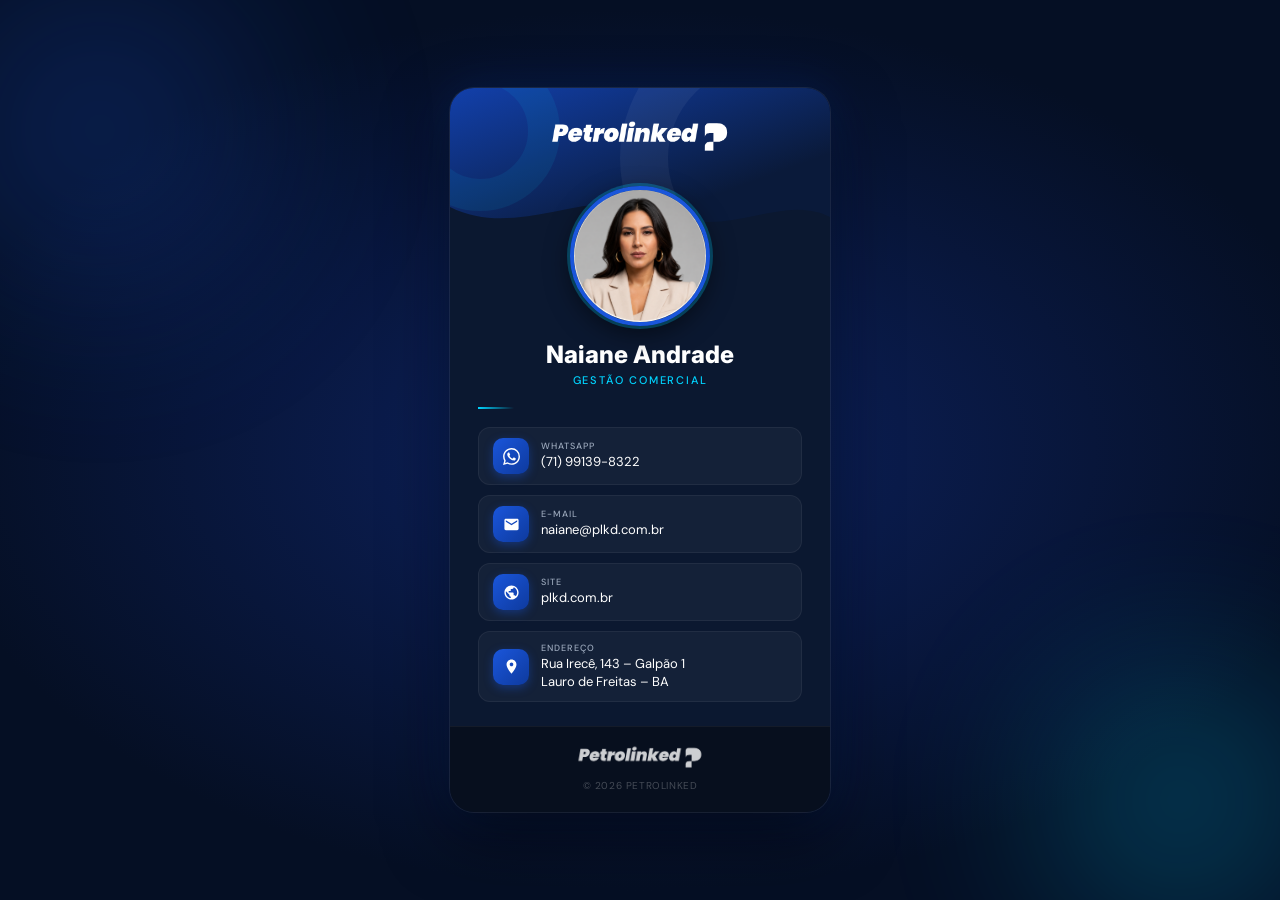
<file: petrolinked-Naiane/index.html>
<!DOCTYPE html>

<html lang="pt-BR">
<head>
<meta charset="utf-8"/>
<meta content="width=device-width, initial-scale=1.0" name="viewport"/>
<title>Petrolinked – Naiane Andrade</title>
<link href="https://fonts.googleapis.com/css2?family=Inter:wght@700;800&amp;family=DM+Sans:wght@300;400;500&amp;display=swap" rel="stylesheet"/>
<link rel="stylesheet" href="styles.css" />
</head>
<body>
<div class="card">
<!-- HEADER -->
<div class="card-header">
<img alt="Petrolinked" class="logo-img" src="images/image_1.webp"/>
<svg class="wave" preserveAspectRatio="none" viewBox="0 0 380 60">
<path d="M0,25 C70,60 140,0 210,30 C280,60 330,10 380,35 L380,60 L0,60 Z" fill="#0b1830"></path>
</svg>
</div>
<!-- BODY -->
<div class="card-body">
<div class="avatar-wrap">
<img alt="Naiane Andrade" class="avatar-img" src="images/image_2.png"/>
</div>
<div class="person-name">Naiane Andrade</div>
<div class="person-role">Gestão Comercial</div>
<div class="divider"></div>
<div class="contacts">
<a class="contact-item" href="https://wa.me/5571991398322" rel="noopener" target="_blank">
<div class="icon-wrap">
<svg viewBox="0 0 24 24"><path d="M17.472 14.382c-.297-.149-1.758-.867-2.03-.967-.273-.099-.471-.148-.67.15-.197.297-.767.966-.94 1.164-.173.199-.347.223-.644.075-.297-.15-1.255-.463-2.39-1.475-.883-.788-1.48-1.761-1.653-2.059-.173-.297-.018-.458.13-.606.134-.133.298-.347.446-.52.149-.174.198-.298.298-.497.099-.198.05-.371-.025-.52-.075-.149-.669-1.612-.916-2.207-.242-.579-.487-.5-.669-.51-.173-.008-.371-.01-.57-.01-.198 0-.52.074-.792.372-.272.297-1.04 1.016-1.04 2.479 0 1.462 1.065 2.875 1.213 3.074.149.198 2.096 3.2 5.077 4.487.709.306 1.262.489 1.694.625.712.227 1.36.195 1.871.118.571-.085 1.758-.719 2.006-1.413.248-.694.248-1.289.173-1.413-.074-.124-.272-.198-.57-.347m-5.421 7.403h-.004a9.87 9.87 0 01-5.031-1.378l-.361-.214-3.741.982.998-3.648-.235-.374a9.86 9.86 0 01-1.51-5.26c.001-5.45 4.436-9.884 9.888-9.884 2.64 0 5.122 1.03 6.988 2.898a9.825 9.825 0 012.893 6.994c-.003 5.45-4.437 9.884-9.885 9.884m8.413-18.297A11.815 11.815 0 0012.05 0C5.495 0 .16 5.335.157 11.892c0 2.096.547 4.142 1.588 5.945L.057 24l6.305-1.654a11.882 11.882 0 005.683 1.448h.005c6.554 0 11.89-5.335 11.893-11.893a11.821 11.821 0 00-3.48-8.413Z"></path></svg>
</div>
<div class="contact-info">
<span class="contact-label">WhatsApp</span>
<span class="contact-value">(71) 99139-8322</span>
</div>
</a>
<a class="contact-item" href="mailto:naiane@plkd.com.br">
<div class="icon-wrap">
<svg viewBox="0 0 24 24"><path d="M20 4H4c-1.1 0-2 .9-2 2v12c0 1.1.9 2 2 2h16c1.1 0 2-.9 2-2V6c0-1.1-.9-2-2-2zm0 4l-8 5-8-5V6l8 5 8-5v2z"></path></svg>
</div>
<div class="contact-info">
<span class="contact-label">E-mail</span>
<span class="contact-value">naiane@plkd.com.br</span>
</div>
</a>
<a class="contact-item" href="https://plkd.com.br" rel="noopener" target="_blank">
<div class="icon-wrap">
<svg viewBox="0 0 24 24"><path d="M12 2C6.48 2 2 6.48 2 12s4.48 10 10 10 10-4.48 10-10S17.52 2 12 2zm-1 17.93c-3.95-.49-7-3.85-7-7.93 0-.62.08-1.21.21-1.79L9 15v1c0 1.1.9 2 2 2v1.93zm6.9-2.54c-.26-.81-1-1.39-1.9-1.39h-1v-3c0-.55-.45-1-1-1H8v-2h2c.55 0 1-.45 1-1V7h2c1.1 0 2-.9 2-2v-.41c2.93 1.19 5 4.06 5 7.41 0 2.08-.8 3.97-2.1 5.39z"></path></svg>
</div>
<div class="contact-info">
<span class="contact-label">Site</span>
<span class="contact-value">plkd.com.br</span>
</div>
</a>
<div class="contact-item" style="cursor:default;">
<div class="icon-wrap">
<svg viewBox="0 0 24 24"><path d="M12 2C8.13 2 5 5.13 5 9c0 5.25 7 13 7 13s7-7.75 7-13c0-3.87-3.13-7-7-7zm0 9.5c-1.38 0-2.5-1.12-2.5-2.5s1.12-2.5 2.5-2.5 2.5 1.12 2.5 2.5-1.12 2.5-2.5 2.5z"></path></svg>
</div>
<div class="contact-info">
<span class="contact-label">Endereço</span>
<span class="contact-value">Rua Irecê, 143 – Galpão 1<br/>Lauro de Freitas – BA</span>
</div>
</div>
</div>
</div>
<!-- FOOTER -->
<div class="card-footer">
<img alt="Petrolinked" class="footer-logo" src="images/image_3.webp"/>
<div class="footer-badge">© 2026 Petrolinked</div>
</div>
</div>
</body>
</html>
</file>
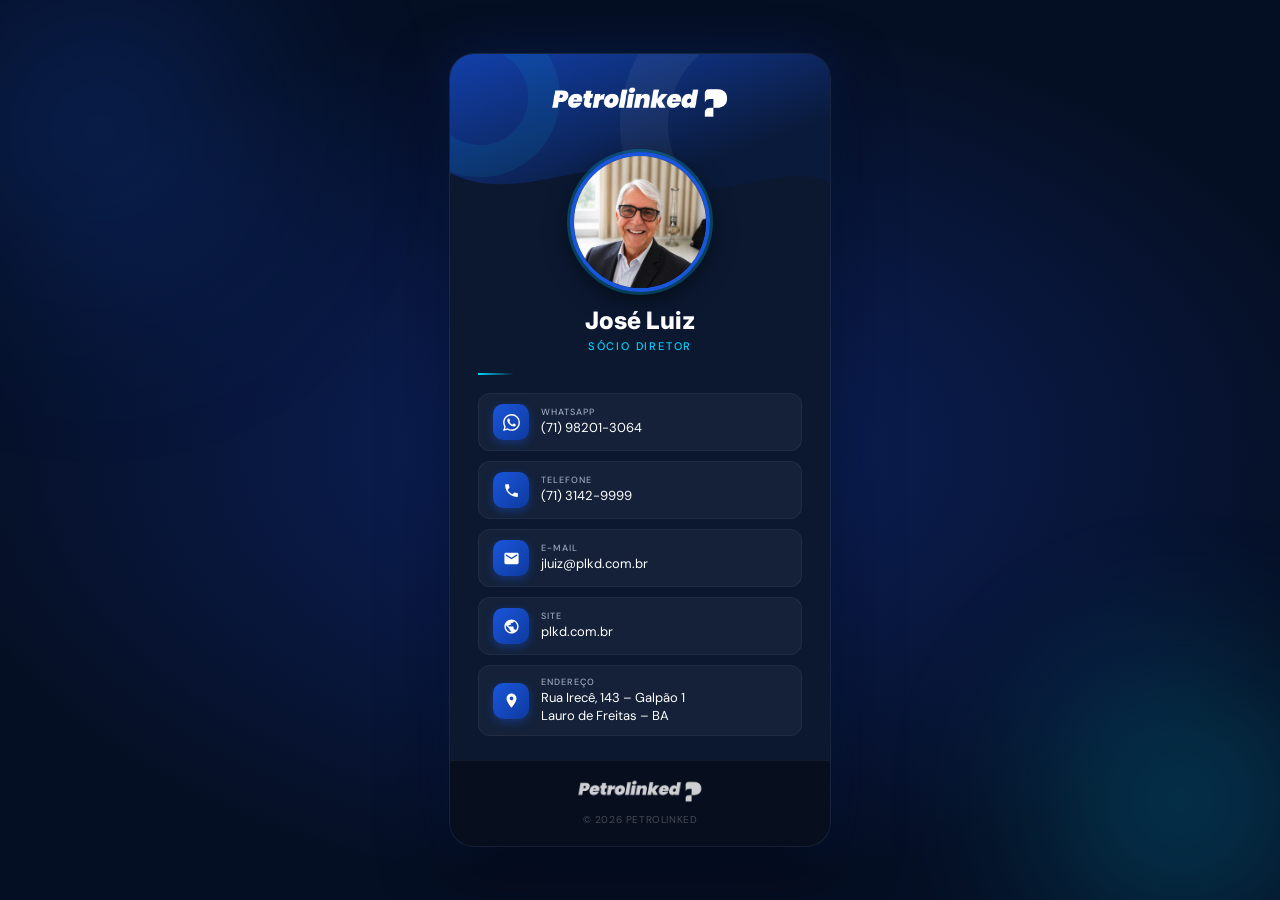
<file: Cartões/Petrolinked-joseluiz/index.html>
<!DOCTYPE html>

<html lang="pt-BR">

<head>
  <meta charset="utf-8" />
  <meta content="width=device-width, initial-scale=1.0" name="viewport" />
  <title>Petrolinked – José Luiz</title>
  <link
    href="https://fonts.googleapis.com/css2?family=Inter:wght@700;800&amp;family=DM+Sans:wght@300;400;500&amp;display=swap"
    rel="stylesheet" />
  <link rel="stylesheet" href="styles.css" />
</head>

<body>
  <div class="card">
    <div class="card-header">
      <img alt="Petrolinked" class="logo-img" src="images/image_1.webp" />
      <svg class="wave" preserveAspectRatio="none" viewBox="0 0 380 60">
        <path d="M0,25 C70,60 140,0 210,30 C280,60 330,10 380,35 L380,60 L0,60 Z" fill="#0b1830"></path>
      </svg>
    </div>
    <div class="card-body">
      <div class="avatar-wrap">
        <img alt="José Luiz" class="avatar-img" src="images/joseluiz.png" />
      </div>
      <div class="person-name">José Luiz</div>
      <div class="person-role">Sócio Diretor</div>
      <div class="divider"></div>
      <div class="contacts">
        <a class="contact-item" href="https://wa.me/557198201-3064" rel="noopener" target="_blank">
          <div class="icon-wrap">
            <svg viewBox="0 0 24 24">
              <path
                d="M17.472 14.382c-.297-.149-1.758-.867-2.03-.967-.273-.099-.471-.148-.67.15-.197.297-.767.966-.94 1.164-.173.199-.347.223-.644.075-.297-.15-1.255-.463-2.39-1.475-.883-.788-1.48-1.761-1.653-2.059-.173-.297-.018-.458.13-.606.134-.133.298-.347.446-.52.149-.174.198-.298.298-.497.099-.198.05-.371-.025-.52-.075-.149-.669-1.612-.916-2.207-.242-.579-.487-.5-.669-.51-.173-.008-.371-.01-.57-.01-.198 0-.52.074-.792.372-.272.297-1.04 1.016-1.04 2.479 0 1.462 1.065 2.875 1.213 3.074.149.198 2.096 3.2 5.077 4.487.709.306 1.262.489 1.694.625.712.227 1.36.195 1.871.118.571-.085 1.758-.719 2.006-1.413.248-.694.248-1.289.173-1.413-.074-.124-.272-.198-.57-.347m-5.421 7.403h-.004a9.87 9.87 0 01-5.031-1.378l-.361-.214-3.741.982.998-3.648-.235-.374a9.86 9.86 0 01-1.51-5.26c.001-5.45 4.436-9.884 9.888-9.884 2.64 0 5.122 1.03 6.988 2.898a9.825 9.825 0 012.893 6.994c-.003 5.45-4.437 9.884-9.885 9.884m8.413-18.297A11.815 11.815 0 0012.05 0C5.495 0 .16 5.335.157 11.892c0 2.096.547 4.142 1.588 5.945L.057 24l6.305-1.654a11.882 11.882 0 005.683 1.448h.005c6.554 0 11.89-5.335 11.893-11.893a11.821 11.821 0 00-3.48-8.413Z">
              </path>
            </svg>
          </div>
          <div class="contact-info">
            <span class="contact-label">WhatsApp</span>
            <span class="contact-value">(71) 98201-3064</span>
          </div>
        </a>
        <a class="contact-item" href="tel:+557131429999">
          <div class="icon-wrap">
            <svg viewBox="0 0 24 24">
              <path
                d="M6.62 10.79c1.44 2.83 3.76 5.14 6.59 6.59l2.2-2.2c.27-.27.67-.36 1.02-.24 1.12.37 2.33.57 3.57.57.55 0 1 .45 1 1V20c0 .55-.45 1-1 1-9.39 0-17-7.61-17-17 0-.55.45-1 1-1h3.5c.55 0 1 .45 1 1 0 1.25.2 2.45.57 3.57.11.35.03.74-.25 1.02l-2.2 2.2z">
              </path>
            </svg>
          </div>
          <div class="contact-info">
            <span class="contact-label">Telefone</span>
            <span class="contact-value">(71) 3142-9999</span>
          </div>
        </a>
        <a class="contact-item" href="mailto:jluiz@plkd.com.br">
          <div class="icon-wrap">
            <svg viewBox="0 0 24 24">
              <path
                d="M20 4H4c-1.1 0-2 .9-2 2v12c0 1.1.9 2 2 2h16c1.1 0 2-.9 2-2V6c0-1.1-.9-2-2-2zm0 4l-8 5-8-5V6l8 5 8-5v2z">
              </path>
            </svg>
          </div>
          <div class="contact-info">
            <span class="contact-label">E-mail</span>
            <span class="contact-value">jluiz@plkd.com.br</span>
          </div>
        </a>
        <a class="contact-item" href="https://plkd.com.br" rel="noopener" target="_blank">
          <div class="icon-wrap">
            <svg viewBox="0 0 24 24">
              <path
                d="M12 2C6.48 2 2 6.48 2 12s4.48 10 10 10 10-4.48 10-10S17.52 2 12 2zm-1 17.93c-3.95-.49-7-3.85-7-7.93 0-.62.08-1.21.21-1.79L9 15v1c0 1.1.9 2 2 2v1.93zm6.9-2.54c-.26-.81-1-1.39-1.9-1.39h-1v-3c0-.55-.45-1-1-1H8v-2h2c.55 0 1-.45 1-1V7h2c1.1 0 2-.9 2-2v-.41c2.93 1.19 5 4.06 5 7.41 0 2.08-.8 3.97-2.1 5.39z">
              </path>
            </svg>
          </div>
          <div class="contact-info">
            <span class="contact-label">Site</span>
            <span class="contact-value">plkd.com.br</span>
          </div>
        </a>
        <div class="contact-item" style="cursor:default;">
          <div class="icon-wrap">
            <svg viewBox="0 0 24 24">
              <path
                d="M12 2C8.13 2 5 5.13 5 9c0 5.25 7 13 7 13s7-7.75 7-13c0-3.87-3.13-7-7-7zm0 9.5c-1.38 0-2.5-1.12-2.5-2.5s1.12-2.5 2.5-2.5 2.5 1.12 2.5 2.5-1.12 2.5-2.5 2.5z">
              </path>
            </svg>
          </div>
          <div class="contact-info">
            <span class="contact-label">Endereço</span>
            <span class="contact-value">Rua Irecê, 143 – Galpão 1<br />Lauro de Freitas – BA</span>
          </div>
        </div>
      </div>
    </div>
    <div class="card-footer">
      <img alt="Petrolinked" class="footer-logo" src="images/image_3.webp" />
      <div class="footer-badge">© 2026 Petrolinked</div>
    </div>
  </div>
</body>

</html>
</file>
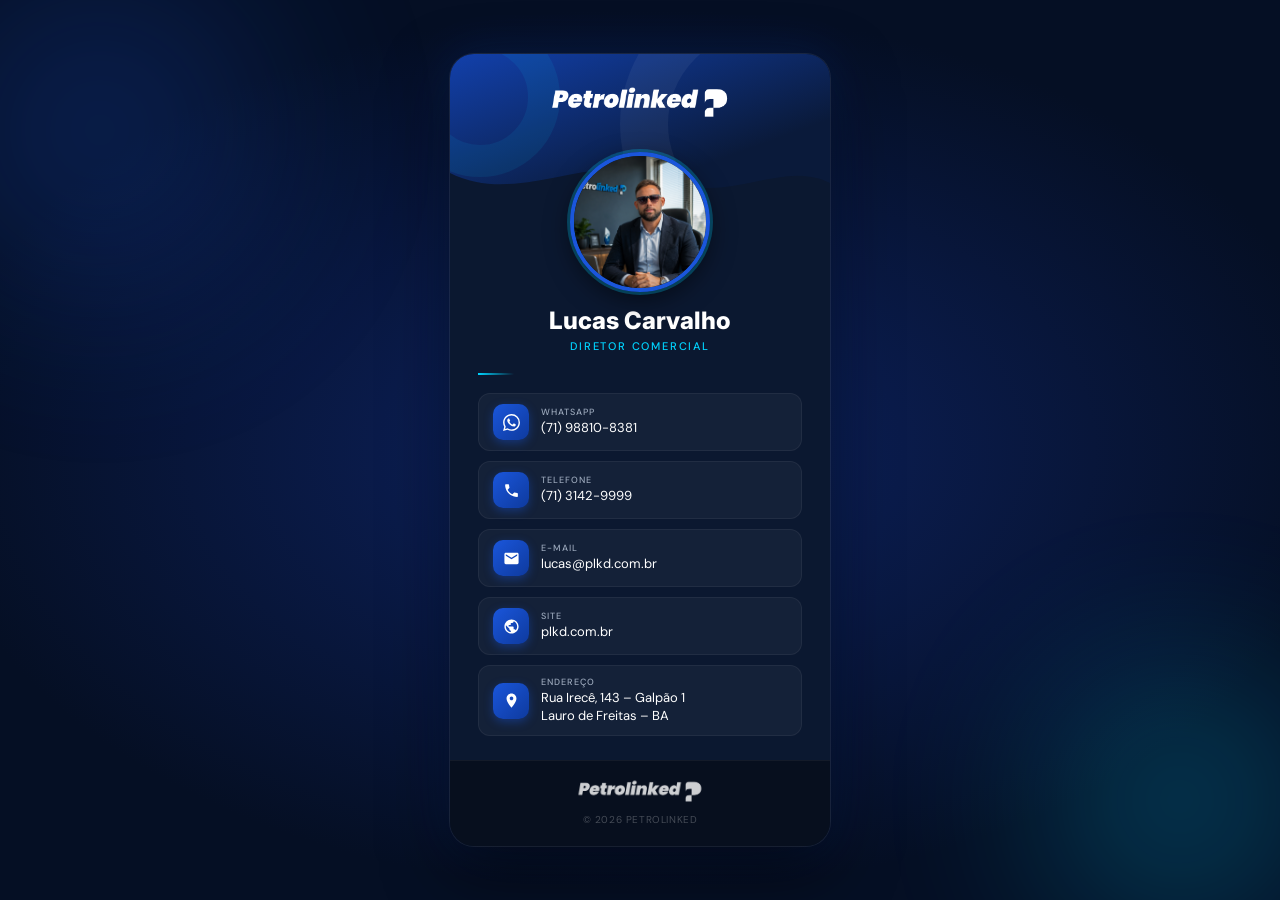
<file: Cartões/Petrolinked-Lucas/index.html>
<!DOCTYPE html>

<html lang="pt-BR">

<head>
  <meta charset="utf-8" />
  <meta content="width=device-width, initial-scale=1.0" name="viewport" />
  <title>Petrolinked – Hennessy Amaral</title>
  <link
    href="https://fonts.googleapis.com/css2?family=Inter:wght@700;800&amp;family=DM+Sans:wght@300;400;500&amp;display=swap"
    rel="stylesheet" />
  <link rel="stylesheet" href="styles.css" />
</head>

<body>
  <div class="card">
    <div class="card-header">
      <img alt="Petrolinked" class="logo-img" src="images/image_1.webp" />
      <svg class="wave" preserveAspectRatio="none" viewBox="0 0 380 60">
        <path d="M0,25 C70,60 140,0 210,30 C280,60 330,10 380,35 L380,60 L0,60 Z" fill="#0b1830"></path>
      </svg>
    </div>
    <div class="card-body">
      <div class="avatar-wrap">
        <img alt="Lucas Carvalho" class="avatar-img" src="images/lucas.png" />
      </div>
      <div class="person-name">Lucas Carvalho</div>
      <div class="person-role">Diretor Comercial</div>
      <div class="divider"></div>
      <div class="contacts">
        <a class="contact-item" href="https://wa.me/5571988108381" rel="noopener" target="_blank">
          <div class="icon-wrap">
            <svg viewBox="0 0 24 24">
              <path
                d="M17.472 14.382c-.297-.149-1.758-.867-2.03-.967-.273-.099-.471-.148-.67.15-.197.297-.767.966-.94 1.164-.173.199-.347.223-.644.075-.297-.15-1.255-.463-2.39-1.475-.883-.788-1.48-1.761-1.653-2.059-.173-.297-.018-.458.13-.606.134-.133.298-.347.446-.52.149-.174.198-.298.298-.497.099-.198.05-.371-.025-.52-.075-.149-.669-1.612-.916-2.207-.242-.579-.487-.5-.669-.51-.173-.008-.371-.01-.57-.01-.198 0-.52.074-.792.372-.272.297-1.04 1.016-1.04 2.479 0 1.462 1.065 2.875 1.213 3.074.149.198 2.096 3.2 5.077 4.487.709.306 1.262.489 1.694.625.712.227 1.36.195 1.871.118.571-.085 1.758-.719 2.006-1.413.248-.694.248-1.289.173-1.413-.074-.124-.272-.198-.57-.347m-5.421 7.403h-.004a9.87 9.87 0 01-5.031-1.378l-.361-.214-3.741.982.998-3.648-.235-.374a9.86 9.86 0 01-1.51-5.26c.001-5.45 4.436-9.884 9.888-9.884 2.64 0 5.122 1.03 6.988 2.898a9.825 9.825 0 012.893 6.994c-.003 5.45-4.437 9.884-9.885 9.884m8.413-18.297A11.815 11.815 0 0012.05 0C5.495 0 .16 5.335.157 11.892c0 2.096.547 4.142 1.588 5.945L.057 24l6.305-1.654a11.882 11.882 0 005.683 1.448h.005c6.554 0 11.89-5.335 11.893-11.893a11.821 11.821 0 00-3.48-8.413Z">
              </path>
            </svg>
          </div>
          <div class="contact-info">
            <span class="contact-label">WhatsApp</span>
            <span class="contact-value">(71) 98810-8381</span>
          </div>
        </a>
        <a class="contact-item" href="tel:+557131429999">
          <div class="icon-wrap">
            <svg viewBox="0 0 24 24">
              <path
                d="M6.62 10.79c1.44 2.83 3.76 5.14 6.59 6.59l2.2-2.2c.27-.27.67-.36 1.02-.24 1.12.37 2.33.57 3.57.57.55 0 1 .45 1 1V20c0 .55-.45 1-1 1-9.39 0-17-7.61-17-17 0-.55.45-1 1-1h3.5c.55 0 1 .45 1 1 0 1.25.2 2.45.57 3.57.11.35.03.74-.25 1.02l-2.2 2.2z">
              </path>
            </svg>
          </div>
          <div class="contact-info">
            <span class="contact-label">Telefone</span>
            <span class="contact-value">(71) 3142-9999</span>
          </div>
        </a>
        <a class="contact-item" href="mailto:lucas@plkd.com.br">
          <div class="icon-wrap">
            <svg viewBox="0 0 24 24">
              <path
                d="M20 4H4c-1.1 0-2 .9-2 2v12c0 1.1.9 2 2 2h16c1.1 0 2-.9 2-2V6c0-1.1-.9-2-2-2zm0 4l-8 5-8-5V6l8 5 8-5v2z">
              </path>
            </svg>
          </div>
          <div class="contact-info">
            <span class="contact-label">E-mail</span>
            <span class="contact-value">lucas@plkd.com.br</span>
          </div>
        </a>
        <a class="contact-item" href="https://plkd.com.br" rel="noopener" target="_blank">
          <div class="icon-wrap">
            <svg viewBox="0 0 24 24">
              <path
                d="M12 2C6.48 2 2 6.48 2 12s4.48 10 10 10 10-4.48 10-10S17.52 2 12 2zm-1 17.93c-3.95-.49-7-3.85-7-7.93 0-.62.08-1.21.21-1.79L9 15v1c0 1.1.9 2 2 2v1.93zm6.9-2.54c-.26-.81-1-1.39-1.9-1.39h-1v-3c0-.55-.45-1-1-1H8v-2h2c.55 0 1-.45 1-1V7h2c1.1 0 2-.9 2-2v-.41c2.93 1.19 5 4.06 5 7.41 0 2.08-.8 3.97-2.1 5.39z">
              </path>
            </svg>
          </div>
          <div class="contact-info">
            <span class="contact-label">Site</span>
            <span class="contact-value">plkd.com.br</span>
          </div>
        </a>
        <div class="contact-item" style="cursor:default;">
          <div class="icon-wrap">
            <svg viewBox="0 0 24 24">
              <path
                d="M12 2C8.13 2 5 5.13 5 9c0 5.25 7 13 7 13s7-7.75 7-13c0-3.87-3.13-7-7-7zm0 9.5c-1.38 0-2.5-1.12-2.5-2.5s1.12-2.5 2.5-2.5 2.5 1.12 2.5 2.5-1.12 2.5-2.5 2.5z">
              </path>
            </svg>
          </div>
          <div class="contact-info">
            <span class="contact-label">Endereço</span>
            <span class="contact-value">Rua Irecê, 143 – Galpão 1<br />Lauro de Freitas – BA</span>
          </div>
        </div>
      </div>
    </div>
    <div class="card-footer">
      <img alt="Petrolinked" class="footer-logo" src="images/image_3.webp" />
      <div class="footer-badge">© 2026 Petrolinked</div>
    </div>
  </div>
</body>

</html>
</file>
<file: Petrolinked-Amaral/styles.css>
*,
*::before,
*::after {
  box-sizing: border-box;
  margin: 0;
  padding: 0;
}

:root {
  --blue-deep: #050f24;
  --blue-mid: #1240ab;
  --blue-main: #1a56db;
  --cyan: #00d4ff;
  --white: #ffffff;
  --gray: #9ba8bb;
}

body {
  min-height: 100vh;
  display: flex;
  align-items: center;
  justify-content: center;
  background: radial-gradient(ellipse 80% 70% at 50% 50%, #0d2260 0%, #050f24 70%);
  font-family: 'DM Sans', sans-serif;
  padding: 20px;
}

body::before,
body::after {
  content: '';
  position: fixed;
  border-radius: 50%;
  filter: blur(80px);
  opacity: .3;
  pointer-events: none;
}

body::before {
  width: 500px;
  height: 500px;
  background: radial-gradient(circle, #1a56db, transparent 70%);
  top: -120px;
  left: -150px;
  animation: drift 8s ease-in-out infinite alternate;
}

body::after {
  width: 400px;
  height: 400px;
  background: radial-gradient(circle, #00d4ff, transparent 70%);
  bottom: -100px;
  right: -100px;
  animation: drift 8s ease-in-out infinite alternate-reverse;
}

@keyframes drift {
  from {
    transform: translate(0, 0) scale(1);
  }

  to {
    transform: translate(30px, 20px) scale(1.08);
  }
}

.card {
  width: 100%;
  max-width: 380px;
  border-radius: 24px;
  overflow: hidden;
  box-shadow:
    0 0 0 1px rgba(255, 255, 255, .08),
    0 24px 64px rgba(0, 0, 0, .6),
    0 0 48px rgba(26, 86, 219, .2);
  animation: riseIn .9s cubic-bezier(.22, 1, .36, 1) both;
}

@keyframes riseIn {
  from {
    opacity: 0;
    transform: translateY(40px) scale(.97);
  }

  to {
    opacity: 1;
    transform: translateY(0) scale(1);
  }
}

.card-header {
  position: relative;
  background: linear-gradient(160deg, #1240ab 0%, #0a1a3a 70%);
  padding: 28px 24px 80px;
  overflow: hidden;
  text-align: center;
}

.card-header::before {
  content: '';
  position: absolute;
  width: 280px;
  height: 280px;
  border-radius: 50%;
  border: 48px solid rgba(255, 255, 255, .05);
  top: -70px;
  right: -70px;
}

.card-header::after {
  content: '';
  position: absolute;
  width: 160px;
  height: 160px;
  border-radius: 50%;
  border: 32px solid rgba(0, 212, 255, .08);
  bottom: 30px;
  left: -50px;
  animation: spin 18s linear infinite;
}

@keyframes spin {
  to {
    transform: rotate(360deg);
  }
}

.logo-img {
  height: 40px;
  width: auto;
  filter: brightness(0) invert(1);
  position: relative;
  z-index: 1;
  animation: riseIn 1s .1s both;
}

.wave {
  position: absolute;
  bottom: -1px;
  left: 0;
  right: 0;
  height: 60px;
}

.card-body {
  background: #0b1830;
  padding: 0 28px 24px;
  display: flex;
  flex-direction: column;
  align-items: center;
}

.avatar-wrap {
  margin-top: -55px;
  margin-bottom: 16px;
  z-index: 2;
  position: relative;
  animation: riseIn 1s .2s both;
}

.avatar-img {
  width: 140px;
  height: 140px;
  border-radius: 50%;
  object-fit: cover;
  object-position: center top;
  border: 4px solid #1a56db;
  box-shadow: 0 0 0 3px rgba(0, 212, 255, .25), 0 8px 24px rgba(0, 0, 0, .5);
  display: block;
}

.person-name {
  font-family: 'Inter', sans-serif;
  font-size: 24px;
  font-weight: 800;
  color: var(--white);
  text-align: center;
  line-height: 1.1;
  animation: riseIn 1s .25s both;
}

.person-role {
  font-size: 11px;
  font-weight: 500;
  color: var(--cyan);
  letter-spacing: 1.8px;
  text-transform: uppercase;
  text-align: center;
  margin-top: 5px;
  margin-bottom: 20px;
  animation: riseIn 1s .3s both;
}

.divider {
  width: 36px;
  height: 2px;
  background: linear-gradient(90deg, var(--cyan), transparent);
  margin-bottom: 18px;
  align-self: flex-start;
  animation: expandW .8s .4s both;
}

@keyframes expandW {
  from {
    width: 0;
    opacity: 0;
  }

  to {
    width: 36px;
    opacity: 1;
  }
}

.contacts {
  display: flex;
  flex-direction: column;
  gap: 10px;
  width: 100%;
}

.contact-item {
  display: flex;
  align-items: center;
  gap: 12px;
  text-decoration: none;
  color: var(--white);
  padding: 10px 14px;
  border-radius: 12px;
  border: 1px solid rgba(255, 255, 255, .06);
  background: rgba(255, 255, 255, .04);
  transition: background .25s, border-color .25s, transform .2s, box-shadow .2s;
  animation: riseIn 1s both;
}

.contact-item:nth-child(1) {
  animation-delay: .35s;
}

.contact-item:nth-child(2) {
  animation-delay: .42s;
}

.contact-item:nth-child(3) {
  animation-delay: .49s;
}

.contact-item:nth-child(4) {
  animation-delay: .56s;
}

.contact-item:nth-child(5) {
  animation-delay: .63s;
}

.contact-item:hover {
  background: rgba(26, 86, 219, .2);
  border-color: rgba(0, 212, 255, .3);
  transform: translateX(4px);
  box-shadow: 0 4px 20px rgba(26, 86, 219, .25);
}

.icon-wrap {
  width: 36px;
  height: 36px;
  border-radius: 10px;
  background: linear-gradient(135deg, #1a56db, #0e3a9e);
  display: flex;
  align-items: center;
  justify-content: center;
  flex-shrink: 0;
  box-shadow: 0 3px 10px rgba(26, 86, 219, .4);
  transition: transform .2s;
}

.contact-item:hover .icon-wrap {
  transform: scale(1.1) rotate(-5deg);
}

.icon-wrap svg {
  width: 17px;
  height: 17px;
  fill: var(--white);
}

.contact-info {
  display: flex;
  flex-direction: column;
}

.contact-label {
  font-size: 9px;
  font-weight: 500;
  color: var(--gray);
  letter-spacing: 1px;
  text-transform: uppercase;
  margin-bottom: 1px;
}

.contact-value {
  font-size: 13px;
  color: var(--white);
  line-height: 1.4;
}

.card-footer {
  background: #070f1e;
  padding: 16px 24px 20px;
  border-top: 1px solid rgba(255, 255, 255, .05);
  display: flex;
  flex-direction: column;
  align-items: center;
  gap: 8px;
  animation: riseIn 1s .65s both;
}

.footer-logo {
  height: 28px;
  width: auto;
  filter: brightness(0) invert(1);
  opacity: .8;
}

.footer-badge {
  font-size: 10px;
  color: rgba(255, 255, 255, .25);
  letter-spacing: .6px;
  text-transform: uppercase;
}
</file>
<file: Petrolinked-Davidribeiro/styles.css>
*, *::before, *::after { box-sizing: border-box; margin: 0; padding: 0; }

:root {
  --blue-deep: #050f24;
  --blue-mid:  #1240ab;
  --blue-main: #1a56db;
  --cyan:      #00d4ff;
  --white:     #ffffff;
  --gray:      #9ba8bb;
}

body {
  min-height: 100vh;
  display: flex;
  align-items: center;
  justify-content: center;
  background: radial-gradient(ellipse 80% 70% at 50% 50%, #0d2260 0%, #050f24 70%);
  font-family: 'DM Sans', sans-serif;
  padding: 20px;
}

body::before, body::after {
  content: '';
  position: fixed;
  border-radius: 50%;
  filter: blur(80px);
  opacity: .3;
  pointer-events: none;
}
body::before {
  width: 500px; height: 500px;
  background: radial-gradient(circle, #1a56db, transparent 70%);
  top: -120px; left: -150px;
  animation: drift 8s ease-in-out infinite alternate;
}
body::after {
  width: 400px; height: 400px;
  background: radial-gradient(circle, #00d4ff, transparent 70%);
  bottom: -100px; right: -100px;
  animation: drift 8s ease-in-out infinite alternate-reverse;
}
@keyframes drift {
  from { transform: translate(0,0) scale(1); }
  to   { transform: translate(30px,20px) scale(1.08); }
}

.card {
  width: 100%;
  max-width: 380px;
  border-radius: 24px;
  overflow: hidden;
  box-shadow:
    0 0 0 1px rgba(255,255,255,.08),
    0 24px 64px rgba(0,0,0,.6),
    0 0 48px rgba(26,86,219,.2);
  animation: riseIn .9s cubic-bezier(.22,1,.36,1) both;
}
@keyframes riseIn {
  from { opacity:0; transform: translateY(40px) scale(.97); }
  to   { opacity:1; transform: translateY(0) scale(1); }
}

/* ── HEADER ── */
.card-header {
  position: relative;
  background: linear-gradient(160deg, #1240ab 0%, #0a1a3a 70%);
  padding: 28px 24px 80px;
  overflow: hidden;
  text-align: center;
}
.card-header::before {
  content: '';
  position: absolute;
  width: 280px; height: 280px;
  border-radius: 50%;
  border: 48px solid rgba(255,255,255,.05);
  top: -70px; right: -70px;
}
.card-header::after {
  content: '';
  position: absolute;
  width: 160px; height: 160px;
  border-radius: 50%;
  border: 32px solid rgba(0,212,255,.08);
  bottom: 30px; left: -50px;
  animation: spin 18s linear infinite;
}
@keyframes spin { to { transform: rotate(360deg); } }

.logo-img {
  height: 40px;
  width: auto;
  filter: brightness(0) invert(1);
  position: relative; z-index: 1;
  animation: riseIn 1s .1s both;
}

.wave {
  position: absolute;
  bottom: -1px; left: 0; right: 0;
  height: 60px;
}

/* ── BODY ── */
.card-body {
  background: #0b1830;
  padding: 0 28px 24px;
  display: flex;
  flex-direction: column;
  align-items: center;
}

.avatar-wrap {
  margin-top: -55px;
  margin-bottom: 16px;
  z-index: 2;
  position: relative;
  animation: riseIn 1s .2s both;
}
.avatar-img {
  width: 140px;
  height: 140px;
  border-radius: 50%;
  object-fit: cover;
  object-position: center top;
  border: 4px solid #1a56db;
  box-shadow: 0 0 0 3px rgba(0,212,255,.25), 0 8px 24px rgba(0,0,0,.5);
  display: block;
}

.person-name {
  font-family: 'Inter', sans-serif;
  font-size: 24px;
  font-weight: 800;
  color: var(--white);
  text-align: center;
  line-height: 1.1;
  animation: riseIn 1s .25s both;
}
.person-role {
  font-size: 11px;
  font-weight: 500;
  color: var(--cyan);
  letter-spacing: 1.8px;
  text-transform: uppercase;
  text-align: center;
  margin-top: 5px;
  margin-bottom: 20px;
  animation: riseIn 1s .3s both;
}
.divider {
  width: 36px; height: 2px;
  background: linear-gradient(90deg, var(--cyan), transparent);
  margin-bottom: 18px;
  align-self: flex-start;
  animation: expandW .8s .4s both;
}
@keyframes expandW {
  from { width:0; opacity:0; }
  to   { width:36px; opacity:1; }
}

.contacts {
  display: flex;
  flex-direction: column;
  gap: 10px;
  width: 100%;
}
.contact-item {
  display: flex;
  align-items: center;
  gap: 12px;
  text-decoration: none;
  color: var(--white);
  padding: 10px 14px;
  border-radius: 12px;
  border: 1px solid rgba(255,255,255,.06);
  background: rgba(255,255,255,.04);
  transition: background .25s, border-color .25s, transform .2s, box-shadow .2s;
  animation: riseIn 1s both;
}
.contact-item:nth-child(1) { animation-delay: .35s; }
.contact-item:nth-child(2) { animation-delay: .42s; }
.contact-item:nth-child(3) { animation-delay: .49s; }
.contact-item:nth-child(4) { animation-delay: .56s; }
.contact-item:nth-child(5) { animation-delay: .63s; }
.contact-item:hover {
  background: rgba(26,86,219,.2);
  border-color: rgba(0,212,255,.3);
  transform: translateX(4px);
  box-shadow: 0 4px 20px rgba(26,86,219,.25);
}
.icon-wrap {
  width: 36px; height: 36px;
  border-radius: 10px;
  background: linear-gradient(135deg, #1a56db, #0e3a9e);
  display: flex; align-items: center; justify-content: center;
  flex-shrink: 0;
  box-shadow: 0 3px 10px rgba(26,86,219,.4);
  transition: transform .2s;
}
.contact-item:hover .icon-wrap { transform: scale(1.1) rotate(-5deg); }
.icon-wrap svg { width: 17px; height: 17px; fill: var(--white); }
.contact-info { display: flex; flex-direction: column; }
.contact-label {
  font-size: 9px;
  font-weight: 500;
  color: var(--gray);
  letter-spacing: 1px;
  text-transform: uppercase;
  margin-bottom: 1px;
}
.contact-value {
  font-size: 13px;
  color: var(--white);
  line-height: 1.4;
}

/* ── FOOTER ── */
.card-footer {
  background: #070f1e;
  padding: 16px 24px 20px;
  border-top: 1px solid rgba(255,255,255,.05);
  display: flex;
  flex-direction: column;
  align-items: center;
  gap: 8px;
  animation: riseIn 1s .65s both;
}
.footer-logo {
  height: 28px;
  width: auto;
  filter: brightness(0) invert(1);
  opacity: .8;
}
.footer-badge {
  font-size: 10px;
  color: rgba(255,255,255,.25);
  letter-spacing: .6px;
  text-transform: uppercase;
}
</file>
<file: petrolinked-Igor/styles.css>
*,
*::before,
*::after {
  box-sizing: border-box;
  margin: 0;
  padding: 0;
}

:root {
  --blue-deep: #050f24;
  --blue-mid: #1240ab;
  --blue-main: #1a56db;
  --cyan: #00d4ff;
  --white: #ffffff;
  --gray: #9ba8bb;
}

body {
  min-height: 100vh;
  display: flex;
  align-items: center;
  justify-content: center;
  background: radial-gradient(ellipse 80% 70% at 50% 50%, #0d2260 0%, #050f24 70%);
  font-family: 'DM Sans', sans-serif;
  padding: 20px;
}

body::before,
body::after {
  content: '';
  position: fixed;
  border-radius: 50%;
  filter: blur(80px);
  opacity: .3;
  pointer-events: none;
}

body::before {
  width: 500px;
  height: 500px;
  background: radial-gradient(circle, #1a56db, transparent 70%);
  top: -120px;
  left: -150px;
  animation: drift 8s ease-in-out infinite alternate;
}

body::after {
  width: 400px;
  height: 400px;
  background: radial-gradient(circle, #00d4ff, transparent 70%);
  bottom: -100px;
  right: -100px;
  animation: drift 8s ease-in-out infinite alternate-reverse;
}

@keyframes drift {
  from {
    transform: translate(0, 0) scale(1);
  }

  to {
    transform: translate(30px, 20px) scale(1.08);
  }
}

.card {
  width: 100%;
  max-width: 380px;
  border-radius: 24px;
  overflow: hidden;
  box-shadow:
    0 0 0 1px rgba(255, 255, 255, .08),
    0 24px 64px rgba(0, 0, 0, .6),
    0 0 48px rgba(26, 86, 219, .2);
  animation: riseIn .9s cubic-bezier(.22, 1, .36, 1) both;
}

@keyframes riseIn {
  from {
    opacity: 0;
    transform: translateY(40px) scale(.97);
  }

  to {
    opacity: 1;
    transform: translateY(0) scale(1);
  }
}

.card-header {
  position: relative;
  background: linear-gradient(160deg, #1240ab 0%, #0a1a3a 70%);
  padding: 28px 24px 80px;
  overflow: hidden;
  text-align: center;
}

.card-header::before {
  content: '';
  position: absolute;
  width: 280px;
  height: 280px;
  border-radius: 50%;
  border: 48px solid rgba(255, 255, 255, .05);
  top: -70px;
  right: -70px;
}

.card-header::after {
  content: '';
  position: absolute;
  width: 160px;
  height: 160px;
  border-radius: 50%;
  border: 32px solid rgba(0, 212, 255, .08);
  bottom: 30px;
  left: -50px;
  animation: spin 18s linear infinite;
}

@keyframes spin {
  to {
    transform: rotate(360deg);
  }
}

.logo-img {
  height: 40px;
  width: auto;
  filter: brightness(0) invert(1);
  position: relative;
  z-index: 1;
  animation: riseIn 1s .1s both;
}

.wave {
  position: absolute;
  bottom: -1px;
  left: 0;
  right: 0;
  height: 60px;
}

.card-body {
  background: #0b1830;
  padding: 0 28px 24px;
  display: flex;
  flex-direction: column;
  align-items: center;
}

.avatar-wrap {
  margin-top: -55px;
  margin-bottom: 16px;
  z-index: 2;
  position: relative;
  animation: riseIn 1s .2s both;
}

.avatar-img {
  width: 140px;
  height: 140px;
  border-radius: 50%;
  object-fit: cover;
  object-position: center top;
  border: 4px solid #1a56db;
  box-shadow: 0 0 0 3px rgba(0, 212, 255, .25), 0 8px 24px rgba(0, 0, 0, .5);
  display: block;
}

.person-name {
  font-family: 'Inter', sans-serif;
  font-size: 24px;
  font-weight: 800;
  color: var(--white);
  text-align: center;
  line-height: 1.1;
  animation: riseIn 1s .25s both;
}

.person-role {
  font-size: 11px;
  font-weight: 500;
  color: var(--cyan);
  letter-spacing: 1.8px;
  text-transform: uppercase;
  text-align: center;
  margin-top: 5px;
  margin-bottom: 20px;
  animation: riseIn 1s .3s both;
}

.divider {
  width: 36px;
  height: 2px;
  background: linear-gradient(90deg, var(--cyan), transparent);
  margin-bottom: 18px;
  align-self: flex-start;
  animation: expandW .8s .4s both;
}

@keyframes expandW {
  from {
    width: 0;
    opacity: 0;
  }

  to {
    width: 36px;
    opacity: 1;
  }
}

.contacts {
  display: flex;
  flex-direction: column;
  gap: 10px;
  width: 100%;
}

.contact-item {
  display: flex;
  align-items: center;
  gap: 12px;
  text-decoration: none;
  color: var(--white);
  padding: 10px 14px;
  border-radius: 12px;
  border: 1px solid rgba(255, 255, 255, .06);
  background: rgba(255, 255, 255, .04);
  transition: background .25s, border-color .25s, transform .2s, box-shadow .2s;
  animation: riseIn 1s both;
}

.contact-item:nth-child(1) {
  animation-delay: .35s;
}

.contact-item:nth-child(2) {
  animation-delay: .42s;
}

.contact-item:nth-child(3) {
  animation-delay: .49s;
}

.contact-item:nth-child(4) {
  animation-delay: .56s;
}

.contact-item:nth-child(5) {
  animation-delay: .63s;
}

.contact-item:hover {
  background: rgba(26, 86, 219, .2);
  border-color: rgba(0, 212, 255, .3);
  transform: translateX(4px);
  box-shadow: 0 4px 20px rgba(26, 86, 219, .25);
}

.icon-wrap {
  width: 36px;
  height: 36px;
  border-radius: 10px;
  background: linear-gradient(135deg, #1a56db, #0e3a9e);
  display: flex;
  align-items: center;
  justify-content: center;
  flex-shrink: 0;
  box-shadow: 0 3px 10px rgba(26, 86, 219, .4);
  transition: transform .2s;
}

.contact-item:hover .icon-wrap {
  transform: scale(1.1) rotate(-5deg);
}

.icon-wrap svg {
  width: 17px;
  height: 17px;
  fill: var(--white);
}

.contact-info {
  display: flex;
  flex-direction: column;
}

.contact-label {
  font-size: 9px;
  font-weight: 500;
  color: var(--gray);
  letter-spacing: 1px;
  text-transform: uppercase;
  margin-bottom: 1px;
}

.contact-value {
  font-size: 13px;
  color: var(--white);
  line-height: 1.4;
}

.card-footer {
  background: #070f1e;
  padding: 16px 24px 20px;
  border-top: 1px solid rgba(255, 255, 255, .05);
  display: flex;
  flex-direction: column;
  align-items: center;
  gap: 8px;
  animation: riseIn 1s .65s both;
}

.footer-logo {
  height: 28px;
  width: auto;
  filter: brightness(0) invert(1);
  opacity: .8;
}

.footer-badge {
  font-size: 10px;
  color: rgba(255, 255, 255, .25);
  letter-spacing: .6px;
  text-transform: uppercase;
}
</file>
<file: petrolinked-Larissa/styles.css>
*, *::before, *::after { box-sizing: border-box; margin: 0; padding: 0; }

:root {
  --blue-deep: #050f24;
  --blue-mid:  #1240ab;
  --blue-main: #1a56db;
  --cyan:      #00d4ff;
  --white:     #ffffff;
  --gray:      #9ba8bb;
}

body {
  min-height: 100vh;
  display: flex;
  align-items: center;
  justify-content: center;
  background: radial-gradient(ellipse 80% 70% at 50% 50%, #0d2260 0%, #050f24 70%);
  font-family: 'DM Sans', sans-serif;
  padding: 20px;
}

body::before, body::after {
  content: '';
  position: fixed;
  border-radius: 50%;
  filter: blur(80px);
  opacity: .3;
  pointer-events: none;
}
body::before {
  width: 500px; height: 500px;
  background: radial-gradient(circle, #1a56db, transparent 70%);
  top: -120px; left: -150px;
  animation: drift 8s ease-in-out infinite alternate;
}
body::after {
  width: 400px; height: 400px;
  background: radial-gradient(circle, #00d4ff, transparent 70%);
  bottom: -100px; right: -100px;
  animation: drift 8s ease-in-out infinite alternate-reverse;
}
@keyframes drift {
  from { transform: translate(0,0) scale(1); }
  to   { transform: translate(30px,20px) scale(1.08); }
}

.card {
  width: 100%;
  max-width: 380px;
  border-radius: 24px;
  overflow: hidden;
  box-shadow:
    0 0 0 1px rgba(255,255,255,.08),
    0 24px 64px rgba(0,0,0,.6),
    0 0 48px rgba(26,86,219,.2);
  animation: riseIn .9s cubic-bezier(.22,1,.36,1) both;
}
@keyframes riseIn {
  from { opacity:0; transform: translateY(40px) scale(.97); }
  to   { opacity:1; transform: translateY(0) scale(1); }
}

/* ── HEADER ── */
.card-header {
  position: relative;
  background: linear-gradient(160deg, #1240ab 0%, #0a1a3a 70%);
  padding: 28px 24px 80px;
  overflow: hidden;
  text-align: center;
}
.card-header::before {
  content: '';
  position: absolute;
  width: 280px; height: 280px;
  border-radius: 50%;
  border: 48px solid rgba(255,255,255,.05);
  top: -70px; right: -70px;
}
.card-header::after {
  content: '';
  position: absolute;
  width: 160px; height: 160px;
  border-radius: 50%;
  border: 32px solid rgba(0,212,255,.08);
  bottom: 30px; left: -50px;
  animation: spin 18s linear infinite;
}
@keyframes spin { to { transform: rotate(360deg); } }

.logo-img {
  height: 40px;
  width: auto;
  filter: brightness(0) invert(1);
  position: relative; z-index: 1;
  animation: riseIn 1s .1s both;
}

.wave {
  position: absolute;
  bottom: -1px; left: 0; right: 0;
  height: 60px;
}

/* ── BODY ── */
.card-body {
  background: #0b1830;
  padding: 0 28px 24px;
  display: flex;
  flex-direction: column;
  align-items: center;
}

.avatar-wrap {
  margin-top: -55px;
  margin-bottom: 16px;
  z-index: 2;
  position: relative;
  animation: riseIn 1s .2s both;
}
.avatar-img {
  width: 140px;
  height: 140px;
  border-radius: 50%;
  object-fit: cover;
  object-position: center top;
  border: 4px solid #1a56db;
  box-shadow: 0 0 0 3px rgba(0,212,255,.25), 0 8px 24px rgba(0,0,0,.5);
  display: block;
}

.person-name {
  font-family: 'Inter', sans-serif;
  font-size: 24px;
  font-weight: 800;
  color: var(--white);
  text-align: center;
  line-height: 1.1;
  animation: riseIn 1s .25s both;
}
.person-role {
  font-size: 11px;
  font-weight: 500;
  color: var(--cyan);
  letter-spacing: 1.8px;
  text-transform: uppercase;
  text-align: center;
  margin-top: 5px;
  margin-bottom: 20px;
  animation: riseIn 1s .3s both;
}
.divider {
  width: 36px; height: 2px;
  background: linear-gradient(90deg, var(--cyan), transparent);
  margin-bottom: 18px;
  align-self: flex-start;
  animation: expandW .8s .4s both;
}
@keyframes expandW {
  from { width:0; opacity:0; }
  to   { width:36px; opacity:1; }
}

.contacts {
  display: flex;
  flex-direction: column;
  gap: 10px;
  width: 100%;
}
.contact-item {
  display: flex;
  align-items: center;
  gap: 12px;
  text-decoration: none;
  color: var(--white);
  padding: 10px 14px;
  border-radius: 12px;
  border: 1px solid rgba(255,255,255,.06);
  background: rgba(255,255,255,.04);
  transition: background .25s, border-color .25s, transform .2s, box-shadow .2s;
  animation: riseIn 1s both;
}
.contact-item:nth-child(1) { animation-delay: .35s; }
.contact-item:nth-child(2) { animation-delay: .42s; }
.contact-item:nth-child(3) { animation-delay: .49s; }
.contact-item:nth-child(4) { animation-delay: .56s; }
.contact-item:hover {
  background: rgba(26,86,219,.2);
  border-color: rgba(0,212,255,.3);
  transform: translateX(4px);
  box-shadow: 0 4px 20px rgba(26,86,219,.25);
}
.icon-wrap {
  width: 36px; height: 36px;
  border-radius: 10px;
  background: linear-gradient(135deg, #1a56db, #0e3a9e);
  display: flex; align-items: center; justify-content: center;
  flex-shrink: 0;
  box-shadow: 0 3px 10px rgba(26,86,219,.4);
  transition: transform .2s;
}
.contact-item:hover .icon-wrap { transform: scale(1.1) rotate(-5deg); }
.icon-wrap svg { width: 17px; height: 17px; fill: var(--white); }
.contact-info { display: flex; flex-direction: column; }
.contact-label {
  font-size: 9px;
  font-weight: 500;
  color: var(--gray);
  letter-spacing: 1px;
  text-transform: uppercase;
  margin-bottom: 1px;
}
.contact-value {
  font-size: 13px;
  color: var(--white);
  line-height: 1.4;
}

/* ── FOOTER ── */
.card-footer {
  background: #070f1e;
  padding: 16px 24px 20px;
  border-top: 1px solid rgba(255,255,255,.05);
  display: flex;
  flex-direction: column;
  align-items: center;
  gap: 8px;
  animation: riseIn 1s .65s both;
}
.footer-logo {
  height: 28px;
  width: auto;
  filter: brightness(0) invert(1);
  opacity: .8;
}
.footer-badge {
  font-size: 10px;
  color: rgba(255,255,255,.25);
  letter-spacing: .6px;
  text-transform: uppercase;
}
</file>
<file: Petrolinked-Lourencoloy/styles.css>
*,
*::before,
*::after {
  box-sizing: border-box;
  margin: 0;
  padding: 0;
}

:root {
  --blue-deep: #050f24;
  --blue-mid: #1240ab;
  --blue-main: #1a56db;
  --cyan: #00d4ff;
  --white: #ffffff;
  --gray: #9ba8bb;
}

body {
  min-height: 100vh;
  display: flex;
  align-items: center;
  justify-content: center;
  background: radial-gradient(ellipse 80% 70% at 50% 50%, #0d2260 0%, #050f24 70%);
  font-family: 'DM Sans', sans-serif;
  padding: 20px;
}

body::before,
body::after {
  content: '';
  position: fixed;
  border-radius: 50%;
  filter: blur(80px);
  opacity: .3;
  pointer-events: none;
}

body::before {
  width: 500px;
  height: 500px;
  background: radial-gradient(circle, #1a56db, transparent 70%);
  top: -120px;
  left: -150px;
  animation: drift 8s ease-in-out infinite alternate;
}

body::after {
  width: 400px;
  height: 400px;
  background: radial-gradient(circle, #00d4ff, transparent 70%);
  bottom: -100px;
  right: -100px;
  animation: drift 8s ease-in-out infinite alternate-reverse;
}

@keyframes drift {
  from {
    transform: translate(0, 0) scale(1);
  }

  to {
    transform: translate(30px, 20px) scale(1.08);
  }
}

.card {
  width: 100%;
  max-width: 380px;
  border-radius: 24px;
  overflow: hidden;
  box-shadow:
    0 0 0 1px rgba(255, 255, 255, .08),
    0 24px 64px rgba(0, 0, 0, .6),
    0 0 48px rgba(26, 86, 219, .2);
  animation: riseIn .9s cubic-bezier(.22, 1, .36, 1) both;
}

@keyframes riseIn {
  from {
    opacity: 0;
    transform: translateY(40px) scale(.97);
  }

  to {
    opacity: 1;
    transform: translateY(0) scale(1);
  }
}

.card-header {
  position: relative;
  background: linear-gradient(160deg, #1240ab 0%, #0a1a3a 70%);
  padding: 28px 24px 80px;
  overflow: hidden;
  text-align: center;
}

.card-header::before {
  content: '';
  position: absolute;
  width: 280px;
  height: 280px;
  border-radius: 50%;
  border: 48px solid rgba(255, 255, 255, .05);
  top: -70px;
  right: -70px;
}

.card-header::after {
  content: '';
  position: absolute;
  width: 160px;
  height: 160px;
  border-radius: 50%;
  border: 32px solid rgba(0, 212, 255, .08);
  bottom: 30px;
  left: -50px;
  animation: spin 18s linear infinite;
}

@keyframes spin {
  to {
    transform: rotate(360deg);
  }
}

.logo-img {
  height: 40px;
  width: auto;
  filter: brightness(0) invert(1);
  position: relative;
  z-index: 1;
  animation: riseIn 1s .1s both;
}

.wave {
  position: absolute;
  bottom: -1px;
  left: 0;
  right: 0;
  height: 60px;
}

.card-body {
  background: #0b1830;
  padding: 0 28px 24px;
  display: flex;
  flex-direction: column;
  align-items: center;
}

.avatar-wrap {
  margin-top: -55px;
  margin-bottom: 16px;
  z-index: 2;
  position: relative;
  animation: riseIn 1s .2s both;
}

.avatar-img {
  width: 140px;
  height: 140px;
  border-radius: 50%;
  object-fit: cover;
  object-position: center top;
  border: 4px solid #1a56db;
  box-shadow: 0 0 0 3px rgba(0, 212, 255, .25), 0 8px 24px rgba(0, 0, 0, .5);
  display: block;
}

.person-name {
  font-family: 'Inter', sans-serif;
  font-size: 24px;
  font-weight: 800;
  color: var(--white);
  text-align: center;
  line-height: 1.1;
  animation: riseIn 1s .25s both;
}

.person-role {
  font-size: 11px;
  font-weight: 500;
  color: var(--cyan);
  letter-spacing: 1.8px;
  text-transform: uppercase;
  text-align: center;
  margin-top: 5px;
  margin-bottom: 20px;
  animation: riseIn 1s .3s both;
}

.divider {
  width: 36px;
  height: 2px;
  background: linear-gradient(90deg, var(--cyan), transparent);
  margin-bottom: 18px;
  align-self: flex-start;
  animation: expandW .8s .4s both;
}

@keyframes expandW {
  from {
    width: 0;
    opacity: 0;
  }

  to {
    width: 36px;
    opacity: 1;
  }
}

.contacts {
  display: flex;
  flex-direction: column;
  gap: 10px;
  width: 100%;
}

.contact-item {
  display: flex;
  align-items: center;
  gap: 12px;
  text-decoration: none;
  color: var(--white);
  padding: 10px 14px;
  border-radius: 12px;
  border: 1px solid rgba(255, 255, 255, .06);
  background: rgba(255, 255, 255, .04);
  transition: background .25s, border-color .25s, transform .2s, box-shadow .2s;
  animation: riseIn 1s both;
}

.contact-item:nth-child(1) {
  animation-delay: .35s;
}

.contact-item:nth-child(2) {
  animation-delay: .42s;
}

.contact-item:nth-child(3) {
  animation-delay: .49s;
}

.contact-item:nth-child(4) {
  animation-delay: .56s;
}

.contact-item:nth-child(5) {
  animation-delay: .63s;
}

.contact-item:hover {
  background: rgba(26, 86, 219, .2);
  border-color: rgba(0, 212, 255, .3);
  transform: translateX(4px);
  box-shadow: 0 4px 20px rgba(26, 86, 219, .25);
}

.icon-wrap {
  width: 36px;
  height: 36px;
  border-radius: 10px;
  background: linear-gradient(135deg, #1a56db, #0e3a9e);
  display: flex;
  align-items: center;
  justify-content: center;
  flex-shrink: 0;
  box-shadow: 0 3px 10px rgba(26, 86, 219, .4);
  transition: transform .2s;
}

.contact-item:hover .icon-wrap {
  transform: scale(1.1) rotate(-5deg);
}

.icon-wrap svg {
  width: 17px;
  height: 17px;
  fill: var(--white);
}

.contact-info {
  display: flex;
  flex-direction: column;
}

.contact-label {
  font-size: 9px;
  font-weight: 500;
  color: var(--gray);
  letter-spacing: 1px;
  text-transform: uppercase;
  margin-bottom: 1px;
}

.contact-value {
  font-size: 13px;
  color: var(--white);
  line-height: 1.4;
}

.card-footer {
  background: #070f1e;
  padding: 16px 24px 20px;
  border-top: 1px solid rgba(255, 255, 255, .05);
  display: flex;
  flex-direction: column;
  align-items: center;
  gap: 8px;
  animation: riseIn 1s .65s both;
}

.footer-logo {
  height: 28px;
  width: auto;
  filter: brightness(0) invert(1);
  opacity: .8;
}

.footer-badge {
  font-size: 10px;
  color: rgba(255, 255, 255, .25);
  letter-spacing: .6px;
  text-transform: uppercase;
}
</file>
<file: petrolinked-Luiz/styles.css>
*,
*::before,
*::after {
  box-sizing: border-box;
  margin: 0;
  padding: 0;
}

:root {
  --blue-deep: #050f24;
  --blue-mid: #1240ab;
  --blue-main: #1a56db;
  --cyan: #00d4ff;
  --white: #ffffff;
  --gray: #9ba8bb;
}

body {
  min-height: 100vh;
  display: flex;
  align-items: center;
  justify-content: center;
  background: radial-gradient(ellipse 80% 70% at 50% 50%, #0d2260 0%, #050f24 70%);
  font-family: 'DM Sans', sans-serif;
  padding: 20px;
}

body::before,
body::after {
  content: '';
  position: fixed;
  border-radius: 50%;
  filter: blur(80px);
  opacity: .3;
  pointer-events: none;
}

body::before {
  width: 500px;
  height: 500px;
  background: radial-gradient(circle, #1a56db, transparent 70%);
  top: -120px;
  left: -150px;
  animation: drift 8s ease-in-out infinite alternate;
}

body::after {
  width: 400px;
  height: 400px;
  background: radial-gradient(circle, #00d4ff, transparent 70%);
  bottom: -100px;
  right: -100px;
  animation: drift 8s ease-in-out infinite alternate-reverse;
}

@keyframes drift {
  from {
    transform: translate(0, 0) scale(1);
  }

  to {
    transform: translate(30px, 20px) scale(1.08);
  }
}

.card {
  width: 100%;
  max-width: 380px;
  border-radius: 24px;
  overflow: hidden;
  box-shadow:
    0 0 0 1px rgba(255, 255, 255, .08),
    0 24px 64px rgba(0, 0, 0, .6),
    0 0 48px rgba(26, 86, 219, .2);
  animation: riseIn .9s cubic-bezier(.22, 1, .36, 1) both;
}

@keyframes riseIn {
  from {
    opacity: 0;
    transform: translateY(40px) scale(.97);
  }

  to {
    opacity: 1;
    transform: translateY(0) scale(1);
  }
}

.card-header {
  position: relative;
  background: linear-gradient(160deg, #1240ab 0%, #0a1a3a 70%);
  padding: 28px 24px 80px;
  overflow: hidden;
  text-align: center;
}

.card-header::before {
  content: '';
  position: absolute;
  width: 280px;
  height: 280px;
  border-radius: 50%;
  border: 48px solid rgba(255, 255, 255, .05);
  top: -70px;
  right: -70px;
}

.card-header::after {
  content: '';
  position: absolute;
  width: 160px;
  height: 160px;
  border-radius: 50%;
  border: 32px solid rgba(0, 212, 255, .08);
  bottom: 30px;
  left: -50px;
  animation: spin 18s linear infinite;
}

@keyframes spin {
  to {
    transform: rotate(360deg);
  }
}

.logo-img {
  height: 40px;
  width: auto;
  filter: brightness(0) invert(1);
  position: relative;
  z-index: 1;
  animation: riseIn 1s .1s both;
}

.wave {
  position: absolute;
  bottom: -1px;
  left: 0;
  right: 0;
  height: 60px;
}

.card-body {
  background: #0b1830;
  padding: 0 28px 24px;
  display: flex;
  flex-direction: column;
  align-items: center;
}

.avatar-wrap {
  margin-top: -55px;
  margin-bottom: 16px;
  z-index: 2;
  position: relative;
  animation: riseIn 1s .2s both;
}

.avatar-img {
  width: 140px;
  height: 140px;
  border-radius: 50%;
  object-fit: cover;
  object-position: center top;
  border: 4px solid #1a56db;
  box-shadow: 0 0 0 3px rgba(0, 212, 255, .25), 0 8px 24px rgba(0, 0, 0, .5);
  display: block;
}

.person-name {
  font-family: 'Inter', sans-serif;
  font-size: 24px;
  font-weight: 800;
  color: var(--white);
  text-align: center;
  line-height: 1.1;
  animation: riseIn 1s .25s both;
}

.person-role {
  font-size: 11px;
  font-weight: 500;
  color: var(--cyan);
  letter-spacing: 1.8px;
  text-transform: uppercase;
  text-align: center;
  margin-top: 5px;
  margin-bottom: 20px;
  animation: riseIn 1s .3s both;
}

.divider {
  width: 36px;
  height: 2px;
  background: linear-gradient(90deg, var(--cyan), transparent);
  margin-bottom: 18px;
  align-self: flex-start;
  animation: expandW .8s .4s both;
}

@keyframes expandW {
  from {
    width: 0;
    opacity: 0;
  }

  to {
    width: 36px;
    opacity: 1;
  }
}

.contacts {
  display: flex;
  flex-direction: column;
  gap: 10px;
  width: 100%;
}

.contact-item {
  display: flex;
  align-items: center;
  gap: 12px;
  text-decoration: none;
  color: var(--white);
  padding: 10px 14px;
  border-radius: 12px;
  border: 1px solid rgba(255, 255, 255, .06);
  background: rgba(255, 255, 255, .04);
  transition: background .25s, border-color .25s, transform .2s, box-shadow .2s;
  animation: riseIn 1s both;
}

.contact-item:nth-child(1) {
  animation-delay: .35s;
}

.contact-item:nth-child(2) {
  animation-delay: .42s;
}

.contact-item:nth-child(3) {
  animation-delay: .49s;
}

.contact-item:nth-child(4) {
  animation-delay: .56s;
}

.contact-item:nth-child(5) {
  animation-delay: .63s;
}

.contact-item:hover {
  background: rgba(26, 86, 219, .2);
  border-color: rgba(0, 212, 255, .3);
  transform: translateX(4px);
  box-shadow: 0 4px 20px rgba(26, 86, 219, .25);
}

.icon-wrap {
  width: 36px;
  height: 36px;
  border-radius: 10px;
  background: linear-gradient(135deg, #1a56db, #0e3a9e);
  display: flex;
  align-items: center;
  justify-content: center;
  flex-shrink: 0;
  box-shadow: 0 3px 10px rgba(26, 86, 219, .4);
  transition: transform .2s;
}

.contact-item:hover .icon-wrap {
  transform: scale(1.1) rotate(-5deg);
}

.icon-wrap svg {
  width: 17px;
  height: 17px;
  fill: var(--white);
}

.contact-info {
  display: flex;
  flex-direction: column;
}

.contact-label {
  font-size: 9px;
  font-weight: 500;
  color: var(--gray);
  letter-spacing: 1px;
  text-transform: uppercase;
  margin-bottom: 1px;
}

.contact-value {
  font-size: 13px;
  color: var(--white);
  line-height: 1.4;
}

.card-footer {
  background: #070f1e;
  padding: 16px 24px 20px;
  border-top: 1px solid rgba(255, 255, 255, .05);
  display: flex;
  flex-direction: column;
  align-items: center;
  gap: 8px;
  animation: riseIn 1s .65s both;
}

.footer-logo {
  height: 28px;
  width: auto;
  filter: brightness(0) invert(1);
  opacity: .8;
}

.footer-badge {
  font-size: 10px;
  color: rgba(255, 255, 255, .25);
  letter-spacing: .6px;
  text-transform: uppercase;
}
</file>
<file: petrolinked-Naiane/styles.css>
*,
*::before,
*::after {
  box-sizing: border-box;
  margin: 0;
  padding: 0;
}

:root {
  --blue-deep: #050f24;
  --blue-mid: #1240ab;
  --blue-main: #1a56db;
  --cyan: #00d4ff;
  --white: #ffffff;
  --gray: #9ba8bb;
}

body {
  min-height: 100vh;
  display: flex;
  align-items: center;
  justify-content: center;
  background: radial-gradient(ellipse 80% 70% at 50% 50%, #0d2260 0%, #050f24 70%);
  font-family: 'DM Sans', sans-serif;
  padding: 20px;
}

body::before,
body::after {
  content: '';
  position: fixed;
  border-radius: 50%;
  filter: blur(80px);
  opacity: .3;
  pointer-events: none;
}

body::before {
  width: 500px;
  height: 500px;
  background: radial-gradient(circle, #1a56db, transparent 70%);
  top: -120px;
  left: -150px;
  animation: drift 8s ease-in-out infinite alternate;
}

body::after {
  width: 400px;
  height: 400px;
  background: radial-gradient(circle, #00d4ff, transparent 70%);
  bottom: -100px;
  right: -100px;
  animation: drift 8s ease-in-out infinite alternate-reverse;
}

@keyframes drift {
  from {
    transform: translate(0, 0) scale(1);
  }

  to {
    transform: translate(30px, 20px) scale(1.08);
  }
}

.card {
  width: 100%;
  max-width: 380px;
  border-radius: 24px;
  overflow: hidden;
  box-shadow:
    0 0 0 1px rgba(255, 255, 255, .08),
    0 24px 64px rgba(0, 0, 0, .6),
    0 0 48px rgba(26, 86, 219, .2);
  animation: riseIn .9s cubic-bezier(.22, 1, .36, 1) both;
}

@keyframes riseIn {
  from {
    opacity: 0;
    transform: translateY(40px) scale(.97);
  }

  to {
    opacity: 1;
    transform: translateY(0) scale(1);
  }
}

.card-header {
  position: relative;
  background: linear-gradient(160deg, #1240ab 0%, #0a1a3a 70%);
  padding: 28px 24px 80px;
  overflow: hidden;
  text-align: center;
}

.card-header::before {
  content: '';
  position: absolute;
  width: 280px;
  height: 280px;
  border-radius: 50%;
  border: 48px solid rgba(255, 255, 255, .05);
  top: -70px;
  right: -70px;
}

.card-header::after {
  content: '';
  position: absolute;
  width: 160px;
  height: 160px;
  border-radius: 50%;
  border: 32px solid rgba(0, 212, 255, .08);
  bottom: 30px;
  left: -50px;
  animation: spin 18s linear infinite;
}

@keyframes spin {
  to {
    transform: rotate(360deg);
  }
}

.logo-img {
  height: 40px;
  width: auto;
  filter: brightness(0) invert(1);
  position: relative;
  z-index: 1;
  animation: riseIn 1s .1s both;
}

.wave {
  position: absolute;
  bottom: -1px;
  left: 0;
  right: 0;
  height: 60px;
}

.card-body {
  background: #0b1830;
  padding: 0 28px 24px;
  display: flex;
  flex-direction: column;
  align-items: center;
}

.avatar-wrap {
  margin-top: -55px;
  margin-bottom: 16px;
  z-index: 2;
  position: relative;
  animation: riseIn 1s .2s both;
}

.avatar-img {
  width: 140px;
  height: 140px;
  border-radius: 50%;
  object-fit: cover;
  object-position: center top;
  border: 4px solid #1a56db;
  box-shadow: 0 0 0 3px rgba(0, 212, 255, .25), 0 8px 24px rgba(0, 0, 0, .5);
  display: block;
}

.person-name {
  font-family: 'Inter', sans-serif;
  font-size: 24px;
  font-weight: 800;
  color: var(--white);
  text-align: center;
  line-height: 1.1;
  animation: riseIn 1s .25s both;
}

.person-role {
  font-size: 11px;
  font-weight: 500;
  color: var(--cyan);
  letter-spacing: 1.8px;
  text-transform: uppercase;
  text-align: center;
  margin-top: 5px;
  margin-bottom: 20px;
  animation: riseIn 1s .3s both;
}

.divider {
  width: 36px;
  height: 2px;
  background: linear-gradient(90deg, var(--cyan), transparent);
  margin-bottom: 18px;
  align-self: flex-start;
  animation: expandW .8s .4s both;
}

@keyframes expandW {
  from {
    width: 0;
    opacity: 0;
  }

  to {
    width: 36px;
    opacity: 1;
  }
}

.contacts {
  display: flex;
  flex-direction: column;
  gap: 10px;
  width: 100%;
}

.contact-item {
  display: flex;
  align-items: center;
  gap: 12px;
  text-decoration: none;
  color: var(--white);
  padding: 10px 14px;
  border-radius: 12px;
  border: 1px solid rgba(255, 255, 255, .06);
  background: rgba(255, 255, 255, .04);
  transition: background .25s, border-color .25s, transform .2s, box-shadow .2s;
  animation: riseIn 1s both;
}

.contact-item:nth-child(1) {
  animation-delay: .35s;
}

.contact-item:nth-child(2) {
  animation-delay: .42s;
}

.contact-item:nth-child(3) {
  animation-delay: .49s;
}

.contact-item:nth-child(4) {
  animation-delay: .56s;
}

.contact-item:nth-child(5) {
  animation-delay: .63s;
}

.contact-item:hover {
  background: rgba(26, 86, 219, .2);
  border-color: rgba(0, 212, 255, .3);
  transform: translateX(4px);
  box-shadow: 0 4px 20px rgba(26, 86, 219, .25);
}

.icon-wrap {
  width: 36px;
  height: 36px;
  border-radius: 10px;
  background: linear-gradient(135deg, #1a56db, #0e3a9e);
  display: flex;
  align-items: center;
  justify-content: center;
  flex-shrink: 0;
  box-shadow: 0 3px 10px rgba(26, 86, 219, .4);
  transition: transform .2s;
}

.contact-item:hover .icon-wrap {
  transform: scale(1.1) rotate(-5deg);
}

.icon-wrap svg {
  width: 17px;
  height: 17px;
  fill: var(--white);
}

.contact-info {
  display: flex;
  flex-direction: column;
}

.contact-label {
  font-size: 9px;
  font-weight: 500;
  color: var(--gray);
  letter-spacing: 1px;
  text-transform: uppercase;
  margin-bottom: 1px;
}

.contact-value {
  font-size: 13px;
  color: var(--white);
  line-height: 1.4;
}

.card-footer {
  background: #070f1e;
  padding: 16px 24px 20px;
  border-top: 1px solid rgba(255, 255, 255, .05);
  display: flex;
  flex-direction: column;
  align-items: center;
  gap: 8px;
  animation: riseIn 1s .65s both;
}

.footer-logo {
  height: 28px;
  width: auto;
  filter: brightness(0) invert(1);
  opacity: .8;
}

.footer-badge {
  font-size: 10px;
  color: rgba(255, 255, 255, .25);
  letter-spacing: .6px;
  text-transform: uppercase;
}
</file>
<file: Cartões/Petrolinked-joseluiz/styles.css>
*,
*::before,
*::after {
  box-sizing: border-box;
  margin: 0;
  padding: 0;
}

:root {
  --blue-deep: #050f24;
  --blue-mid: #1240ab;
  --blue-main: #1a56db;
  --cyan: #00d4ff;
  --white: #ffffff;
  --gray: #9ba8bb;
}

body {
  min-height: 100vh;
  display: flex;
  align-items: center;
  justify-content: center;
  background: radial-gradient(ellipse 80% 70% at 50% 50%, #0d2260 0%, #050f24 70%);
  font-family: 'DM Sans', sans-serif;
  padding: 20px;
}

body::before,
body::after {
  content: '';
  position: fixed;
  border-radius: 50%;
  filter: blur(80px);
  opacity: .3;
  pointer-events: none;
}

body::before {
  width: 500px;
  height: 500px;
  background: radial-gradient(circle, #1a56db, transparent 70%);
  top: -120px;
  left: -150px;
  animation: drift 8s ease-in-out infinite alternate;
}

body::after {
  width: 400px;
  height: 400px;
  background: radial-gradient(circle, #00d4ff, transparent 70%);
  bottom: -100px;
  right: -100px;
  animation: drift 8s ease-in-out infinite alternate-reverse;
}

@keyframes drift {
  from {
    transform: translate(0, 0) scale(1);
  }

  to {
    transform: translate(30px, 20px) scale(1.08);
  }
}

.card {
  width: 100%;
  max-width: 380px;
  border-radius: 24px;
  overflow: hidden;
  box-shadow:
    0 0 0 1px rgba(255, 255, 255, .08),
    0 24px 64px rgba(0, 0, 0, .6),
    0 0 48px rgba(26, 86, 219, .2);
  animation: riseIn .9s cubic-bezier(.22, 1, .36, 1) both;
}

@keyframes riseIn {
  from {
    opacity: 0;
    transform: translateY(40px) scale(.97);
  }

  to {
    opacity: 1;
    transform: translateY(0) scale(1);
  }
}

.card-header {
  position: relative;
  background: linear-gradient(160deg, #1240ab 0%, #0a1a3a 70%);
  padding: 28px 24px 80px;
  overflow: hidden;
  text-align: center;
}

.card-header::before {
  content: '';
  position: absolute;
  width: 280px;
  height: 280px;
  border-radius: 50%;
  border: 48px solid rgba(255, 255, 255, .05);
  top: -70px;
  right: -70px;
}

.card-header::after {
  content: '';
  position: absolute;
  width: 160px;
  height: 160px;
  border-radius: 50%;
  border: 32px solid rgba(0, 212, 255, .08);
  bottom: 30px;
  left: -50px;
  animation: spin 18s linear infinite;
}

@keyframes spin {
  to {
    transform: rotate(360deg);
  }
}

.logo-img {
  height: 40px;
  width: auto;
  filter: brightness(0) invert(1);
  position: relative;
  z-index: 1;
  animation: riseIn 1s .1s both;
}

.wave {
  position: absolute;
  bottom: -1px;
  left: 0;
  right: 0;
  height: 60px;
}

.card-body {
  background: #0b1830;
  padding: 0 28px 24px;
  display: flex;
  flex-direction: column;
  align-items: center;
}

.avatar-wrap {
  margin-top: -55px;
  margin-bottom: 16px;
  z-index: 2;
  position: relative;
  animation: riseIn 1s .2s both;
}

.avatar-img {
  width: 140px;
  height: 140px;
  border-radius: 50%;
  object-fit: cover;
  object-position: center top;
  border: 4px solid #1a56db;
  box-shadow: 0 0 0 3px rgba(0, 212, 255, .25), 0 8px 24px rgba(0, 0, 0, .5);
  display: block;
}

.person-name {
  font-family: 'Inter', sans-serif;
  font-size: 24px;
  font-weight: 800;
  color: var(--white);
  text-align: center;
  line-height: 1.1;
  animation: riseIn 1s .25s both;
}

.person-role {
  font-size: 11px;
  font-weight: 500;
  color: var(--cyan);
  letter-spacing: 1.8px;
  text-transform: uppercase;
  text-align: center;
  margin-top: 5px;
  margin-bottom: 20px;
  animation: riseIn 1s .3s both;
}

.divider {
  width: 36px;
  height: 2px;
  background: linear-gradient(90deg, var(--cyan), transparent);
  margin-bottom: 18px;
  align-self: flex-start;
  animation: expandW .8s .4s both;
}

@keyframes expandW {
  from {
    width: 0;
    opacity: 0;
  }

  to {
    width: 36px;
    opacity: 1;
  }
}

.contacts {
  display: flex;
  flex-direction: column;
  gap: 10px;
  width: 100%;
}

.contact-item {
  display: flex;
  align-items: center;
  gap: 12px;
  text-decoration: none;
  color: var(--white);
  padding: 10px 14px;
  border-radius: 12px;
  border: 1px solid rgba(255, 255, 255, .06);
  background: rgba(255, 255, 255, .04);
  transition: background .25s, border-color .25s, transform .2s, box-shadow .2s;
  animation: riseIn 1s both;
}

.contact-item:nth-child(1) {
  animation-delay: .35s;
}

.contact-item:nth-child(2) {
  animation-delay: .42s;
}

.contact-item:nth-child(3) {
  animation-delay: .49s;
}

.contact-item:nth-child(4) {
  animation-delay: .56s;
}

.contact-item:nth-child(5) {
  animation-delay: .63s;
}

.contact-item:hover {
  background: rgba(26, 86, 219, .2);
  border-color: rgba(0, 212, 255, .3);
  transform: translateX(4px);
  box-shadow: 0 4px 20px rgba(26, 86, 219, .25);
}

.icon-wrap {
  width: 36px;
  height: 36px;
  border-radius: 10px;
  background: linear-gradient(135deg, #1a56db, #0e3a9e);
  display: flex;
  align-items: center;
  justify-content: center;
  flex-shrink: 0;
  box-shadow: 0 3px 10px rgba(26, 86, 219, .4);
  transition: transform .2s;
}

.contact-item:hover .icon-wrap {
  transform: scale(1.1) rotate(-5deg);
}

.icon-wrap svg {
  width: 17px;
  height: 17px;
  fill: var(--white);
}

.contact-info {
  display: flex;
  flex-direction: column;
}

.contact-label {
  font-size: 9px;
  font-weight: 500;
  color: var(--gray);
  letter-spacing: 1px;
  text-transform: uppercase;
  margin-bottom: 1px;
}

.contact-value {
  font-size: 13px;
  color: var(--white);
  line-height: 1.4;
}

.card-footer {
  background: #070f1e;
  padding: 16px 24px 20px;
  border-top: 1px solid rgba(255, 255, 255, .05);
  display: flex;
  flex-direction: column;
  align-items: center;
  gap: 8px;
  animation: riseIn 1s .65s both;
}

.footer-logo {
  height: 28px;
  width: auto;
  filter: brightness(0) invert(1);
  opacity: .8;
}

.footer-badge {
  font-size: 10px;
  color: rgba(255, 255, 255, .25);
  letter-spacing: .6px;
  text-transform: uppercase;
}
</file>
<file: Cartões/Petrolinked-Lucas/styles.css>
*,
*::before,
*::after {
  box-sizing: border-box;
  margin: 0;
  padding: 0;
}

:root {
  --blue-deep: #050f24;
  --blue-mid: #1240ab;
  --blue-main: #1a56db;
  --cyan: #00d4ff;
  --white: #ffffff;
  --gray: #9ba8bb;
}

body {
  min-height: 100vh;
  display: flex;
  align-items: center;
  justify-content: center;
  background: radial-gradient(ellipse 80% 70% at 50% 50%, #0d2260 0%, #050f24 70%);
  font-family: 'DM Sans', sans-serif;
  padding: 20px;
}

body::before,
body::after {
  content: '';
  position: fixed;
  border-radius: 50%;
  filter: blur(80px);
  opacity: .3;
  pointer-events: none;
}

body::before {
  width: 500px;
  height: 500px;
  background: radial-gradient(circle, #1a56db, transparent 70%);
  top: -120px;
  left: -150px;
  animation: drift 8s ease-in-out infinite alternate;
}

body::after {
  width: 400px;
  height: 400px;
  background: radial-gradient(circle, #00d4ff, transparent 70%);
  bottom: -100px;
  right: -100px;
  animation: drift 8s ease-in-out infinite alternate-reverse;
}

@keyframes drift {
  from {
    transform: translate(0, 0) scale(1);
  }

  to {
    transform: translate(30px, 20px) scale(1.08);
  }
}

.card {
  width: 100%;
  max-width: 380px;
  border-radius: 24px;
  overflow: hidden;
  box-shadow:
    0 0 0 1px rgba(255, 255, 255, .08),
    0 24px 64px rgba(0, 0, 0, .6),
    0 0 48px rgba(26, 86, 219, .2);
  animation: riseIn .9s cubic-bezier(.22, 1, .36, 1) both;
}

@keyframes riseIn {
  from {
    opacity: 0;
    transform: translateY(40px) scale(.97);
  }

  to {
    opacity: 1;
    transform: translateY(0) scale(1);
  }
}

.card-header {
  position: relative;
  background: linear-gradient(160deg, #1240ab 0%, #0a1a3a 70%);
  padding: 28px 24px 80px;
  overflow: hidden;
  text-align: center;
}

.card-header::before {
  content: '';
  position: absolute;
  width: 280px;
  height: 280px;
  border-radius: 50%;
  border: 48px solid rgba(255, 255, 255, .05);
  top: -70px;
  right: -70px;
}

.card-header::after {
  content: '';
  position: absolute;
  width: 160px;
  height: 160px;
  border-radius: 50%;
  border: 32px solid rgba(0, 212, 255, .08);
  bottom: 30px;
  left: -50px;
  animation: spin 18s linear infinite;
}

@keyframes spin {
  to {
    transform: rotate(360deg);
  }
}

.logo-img {
  height: 40px;
  width: auto;
  filter: brightness(0) invert(1);
  position: relative;
  z-index: 1;
  animation: riseIn 1s .1s both;
}

.wave {
  position: absolute;
  bottom: -1px;
  left: 0;
  right: 0;
  height: 60px;
}

.card-body {
  background: #0b1830;
  padding: 0 28px 24px;
  display: flex;
  flex-direction: column;
  align-items: center;
}

.avatar-wrap {
  margin-top: -55px;
  margin-bottom: 16px;
  z-index: 2;
  position: relative;
  animation: riseIn 1s .2s both;
}

.avatar-img {
  width: 140px;
  height: 140px;
  border-radius: 50%;
  object-fit: cover;
  object-position: center top;
  border: 4px solid #1a56db;
  box-shadow: 0 0 0 3px rgba(0, 212, 255, .25), 0 8px 24px rgba(0, 0, 0, .5);
  display: block;
}

.person-name {
  font-family: 'Inter', sans-serif;
  font-size: 24px;
  font-weight: 800;
  color: var(--white);
  text-align: center;
  line-height: 1.1;
  animation: riseIn 1s .25s both;
}

.person-role {
  font-size: 11px;
  font-weight: 500;
  color: var(--cyan);
  letter-spacing: 1.8px;
  text-transform: uppercase;
  text-align: center;
  margin-top: 5px;
  margin-bottom: 20px;
  animation: riseIn 1s .3s both;
}

.divider {
  width: 36px;
  height: 2px;
  background: linear-gradient(90deg, var(--cyan), transparent);
  margin-bottom: 18px;
  align-self: flex-start;
  animation: expandW .8s .4s both;
}

@keyframes expandW {
  from {
    width: 0;
    opacity: 0;
  }

  to {
    width: 36px;
    opacity: 1;
  }
}

.contacts {
  display: flex;
  flex-direction: column;
  gap: 10px;
  width: 100%;
}

.contact-item {
  display: flex;
  align-items: center;
  gap: 12px;
  text-decoration: none;
  color: var(--white);
  padding: 10px 14px;
  border-radius: 12px;
  border: 1px solid rgba(255, 255, 255, .06);
  background: rgba(255, 255, 255, .04);
  transition: background .25s, border-color .25s, transform .2s, box-shadow .2s;
  animation: riseIn 1s both;
}

.contact-item:nth-child(1) {
  animation-delay: .35s;
}

.contact-item:nth-child(2) {
  animation-delay: .42s;
}

.contact-item:nth-child(3) {
  animation-delay: .49s;
}

.contact-item:nth-child(4) {
  animation-delay: .56s;
}

.contact-item:nth-child(5) {
  animation-delay: .63s;
}

.contact-item:hover {
  background: rgba(26, 86, 219, .2);
  border-color: rgba(0, 212, 255, .3);
  transform: translateX(4px);
  box-shadow: 0 4px 20px rgba(26, 86, 219, .25);
}

.icon-wrap {
  width: 36px;
  height: 36px;
  border-radius: 10px;
  background: linear-gradient(135deg, #1a56db, #0e3a9e);
  display: flex;
  align-items: center;
  justify-content: center;
  flex-shrink: 0;
  box-shadow: 0 3px 10px rgba(26, 86, 219, .4);
  transition: transform .2s;
}

.contact-item:hover .icon-wrap {
  transform: scale(1.1) rotate(-5deg);
}

.icon-wrap svg {
  width: 17px;
  height: 17px;
  fill: var(--white);
}

.contact-info {
  display: flex;
  flex-direction: column;
}

.contact-label {
  font-size: 9px;
  font-weight: 500;
  color: var(--gray);
  letter-spacing: 1px;
  text-transform: uppercase;
  margin-bottom: 1px;
}

.contact-value {
  font-size: 13px;
  color: var(--white);
  line-height: 1.4;
}

.card-footer {
  background: #070f1e;
  padding: 16px 24px 20px;
  border-top: 1px solid rgba(255, 255, 255, .05);
  display: flex;
  flex-direction: column;
  align-items: center;
  gap: 8px;
  animation: riseIn 1s .65s both;
}

.footer-logo {
  height: 28px;
  width: auto;
  filter: brightness(0) invert(1);
  opacity: .8;
}

.footer-badge {
  font-size: 10px;
  color: rgba(255, 255, 255, .25);
  letter-spacing: .6px;
  text-transform: uppercase;
}
</file>
